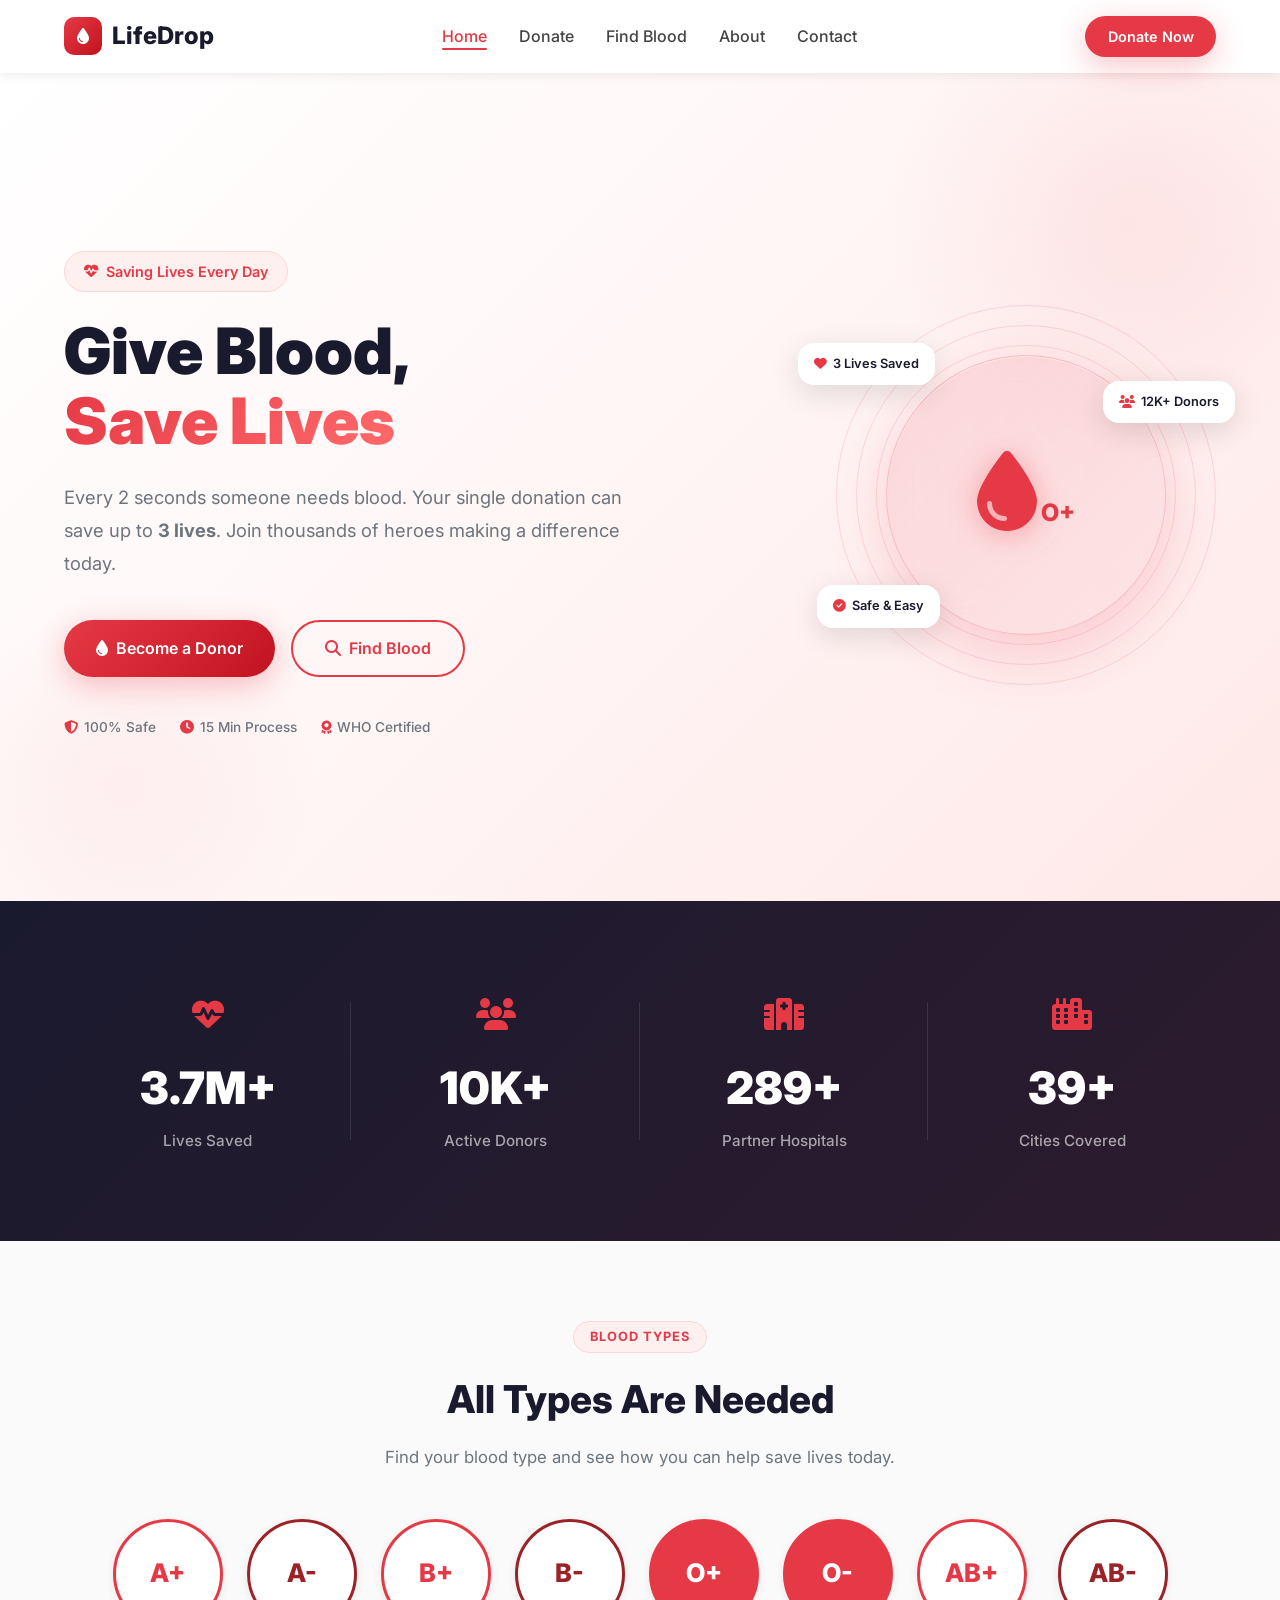
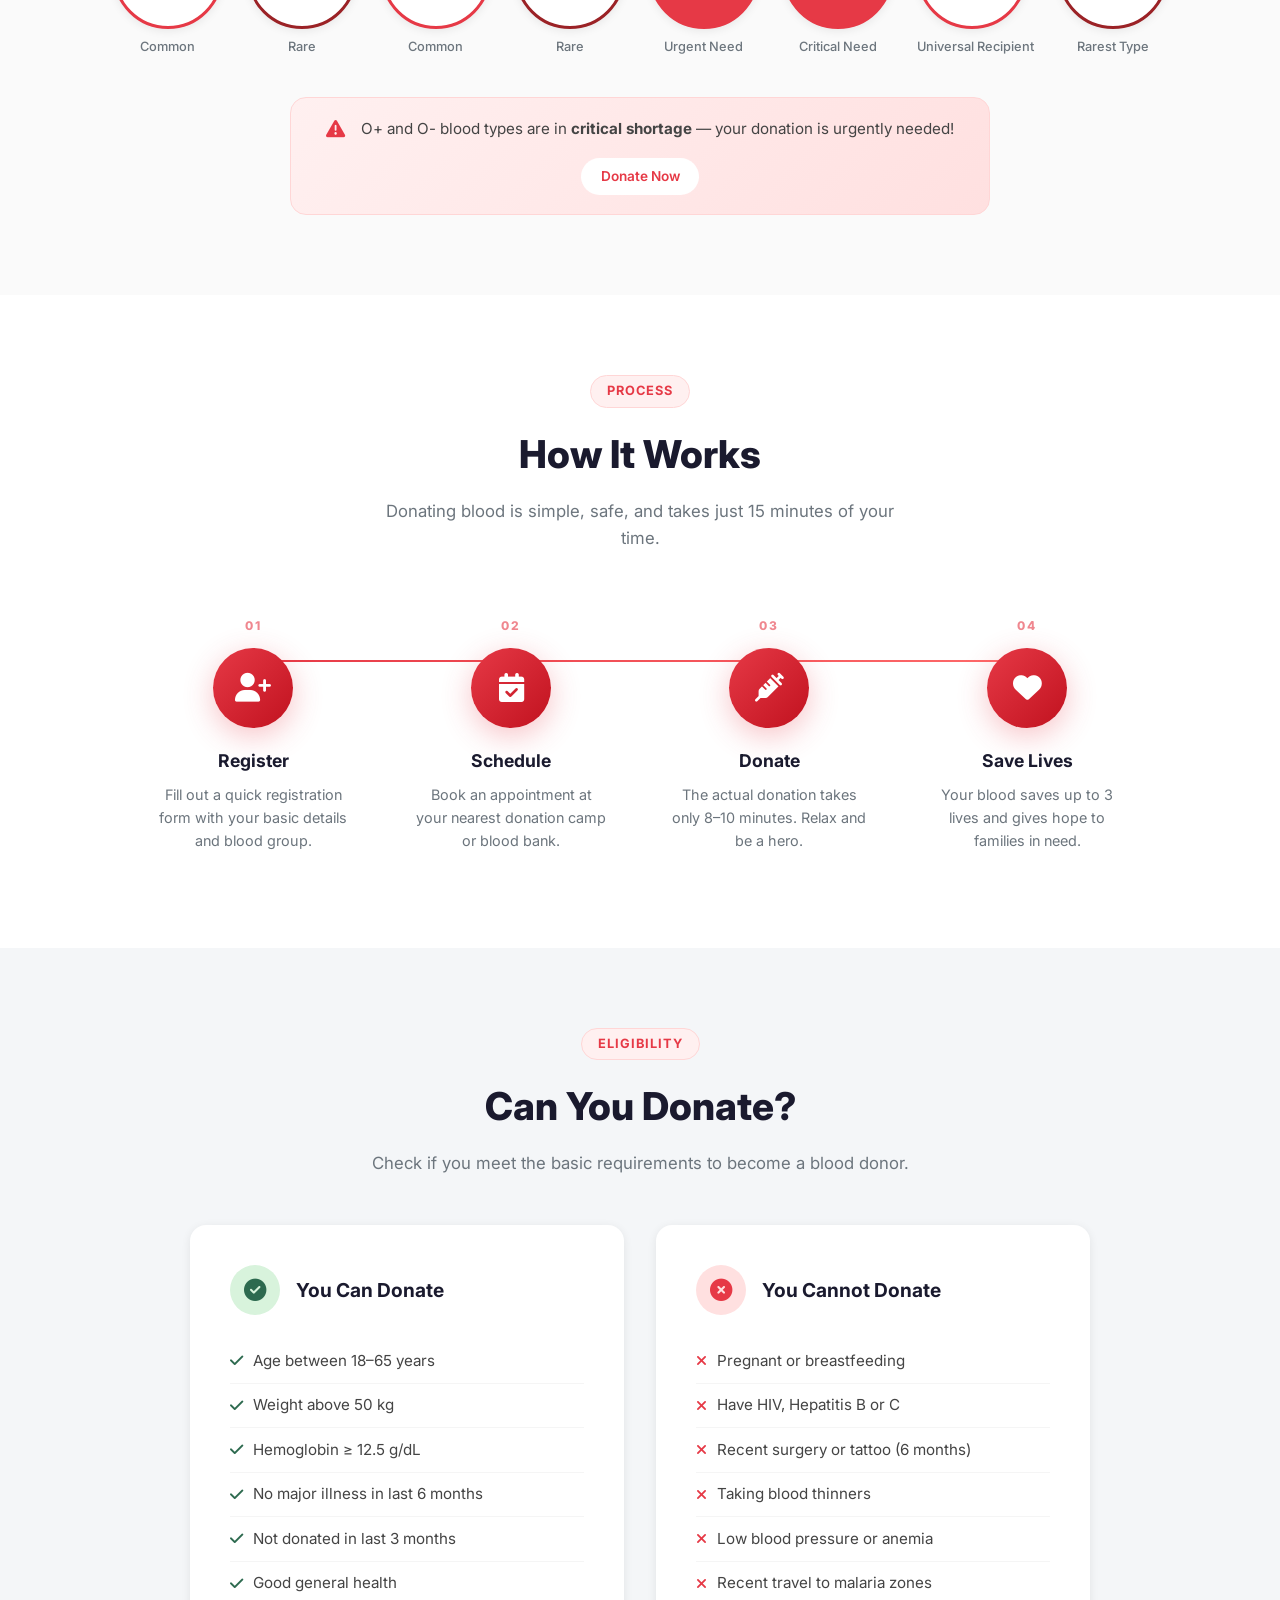
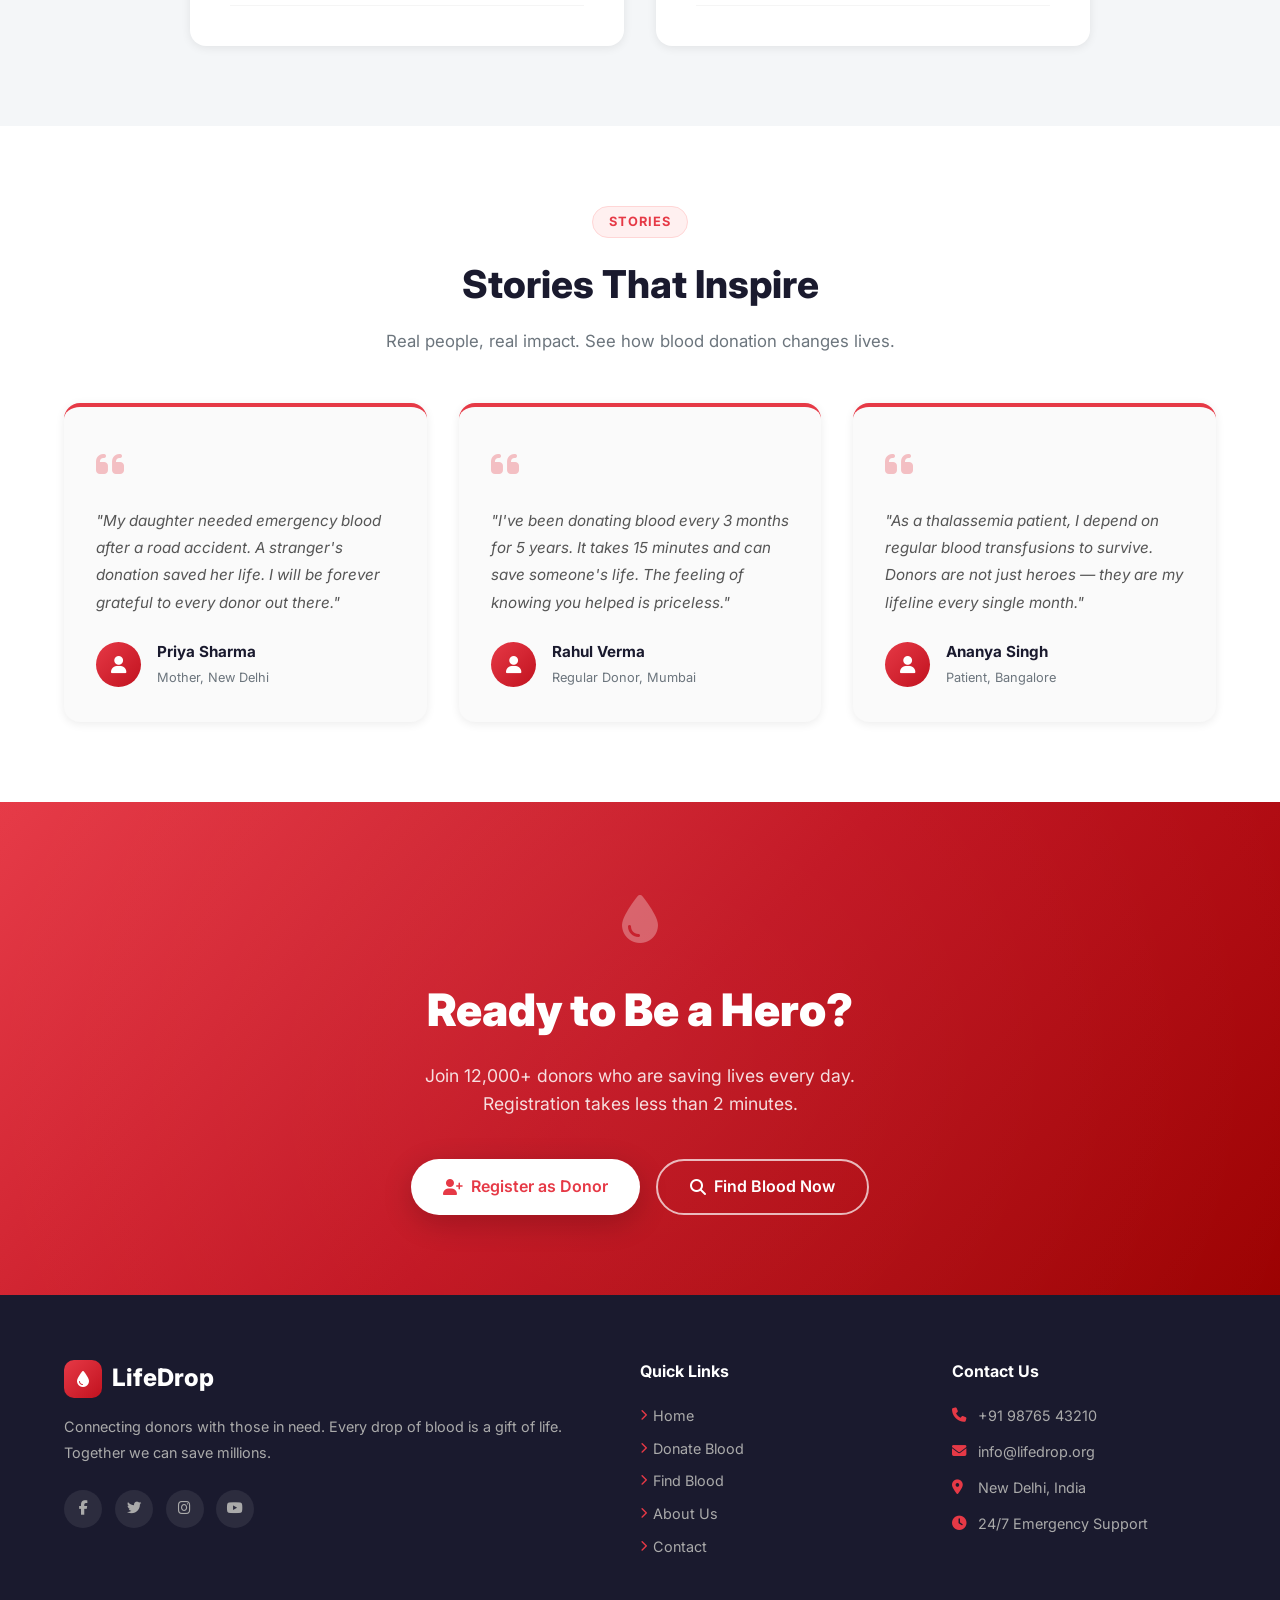
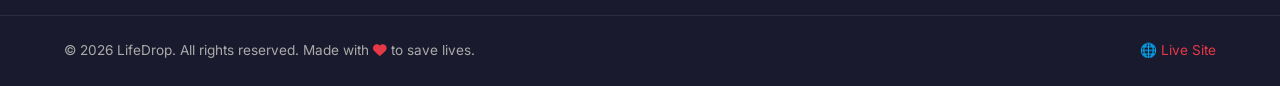
<file: index.html>
<!DOCTYPE html>
<html lang="en">
<head>
  <meta charset="UTF-8" />
  <meta name="viewport" content="width=device-width, initial-scale=1.0"/>
  <title>LifeDrop - Give Blood, Save Lives</title>
  <link rel="stylesheet" href="css/style.css" />
  <link rel="stylesheet" href="https://cdnjs.cloudflare.com/ajax/libs/font-awesome/6.5.0/css/all.min.css"/>
  <link href="https://fonts.googleapis.com/css2?family=Inter:wght@300;400;500;600;700;800;900&display=swap" rel="stylesheet"/>
</head>
<body>

  <!-- Navbar -->
  <nav class="navbar" id="navbar">
    <div class="logo">
      <div class="logo-icon"><i class="fa-solid fa-droplet"></i></div>
      <span>LifeDrop</span>
    </div>
    <ul class="nav-links" id="navLinks">
      <li><a href="index.html" class="active">Home</a></li>
      <li><a href="donate.html">Donate</a></li>
      <li><a href="find-blood.html">Find Blood</a></li>
      <li><a href="about.html">About</a></li>
      <li><a href="contact.html">Contact</a></li>
    </ul>
    <a href="donate.html" class="btn-nav ripple">Donate Now</a>
    <div class="hamburger" onclick="toggleMenu()" id="hamburger">
      <span></span><span></span><span></span>
    </div>
  </nav>

  <!-- Hero Section -->
  <section class="hero">
    <div class="hero-content" data-aos="fade-right">
      <div class="hero-badge"><i class="fa-solid fa-heart-pulse"></i> Saving Lives Every Day</div>
      <h1>Give Blood,<br/><span class="gradient-text">Save Lives</span></h1>
      <p>Every 2 seconds someone needs blood. Your single donation can save up to <strong>3 lives</strong>. Join thousands of heroes making a difference today.</p>
      <div class="hero-buttons">
        <a href="donate.html" class="btn-primary ripple">
          <i class="fa-solid fa-droplet"></i> Become a Donor
        </a>
        <a href="find-blood.html" class="btn-outline ripple">
          <i class="fa-solid fa-magnifying-glass"></i> Find Blood
        </a>
      </div>
      <div class="hero-trust">
        <div class="trust-item"><i class="fa-solid fa-shield-halved"></i> 100% Safe</div>
        <div class="trust-item"><i class="fa-solid fa-clock"></i> 15 Min Process</div>
        <div class="trust-item"><i class="fa-solid fa-award"></i> WHO Certified</div>
      </div>
    </div>
    <div class="hero-visual" data-aos="fade-left">
      <div class="glass-drop-wrapper">
        <div class="glass-drop">
          <div class="drop-inner">
            <i class="fa-solid fa-droplet drop-icon"></i>
            <span class="drop-text">O+</span>
          </div>
          <div class="drop-ring ring1"></div>
          <div class="drop-ring ring2"></div>
          <div class="drop-ring ring3"></div>
        </div>
        <div class="floating-badge badge1"><i class="fa-solid fa-heart"></i> 3 Lives Saved</div>
        <div class="floating-badge badge2"><i class="fa-solid fa-check-circle"></i> Safe & Easy</div>
        <div class="floating-badge badge3"><i class="fa-solid fa-users"></i> 12K+ Donors</div>
      </div>
    </div>
  </section>

  <!-- Live Counter Section -->
  <section class="counters">
    <div class="counter-card" data-aos="fade-up" data-aos-delay="0">
      <div class="counter-icon"><i class="fa-solid fa-heart-pulse"></i></div>
      <h2 class="count-up" data-target="4500000">0</h2>
      <p>Lives Saved</p>
    </div>
    <div class="counter-card" data-aos="fade-up" data-aos-delay="100">
      <div class="counter-icon"><i class="fa-solid fa-users"></i></div>
      <h2 class="count-up" data-target="12000">0</h2>
      <p>Active Donors</p>
    </div>
    <div class="counter-card" data-aos="fade-up" data-aos-delay="200">
      <div class="counter-icon"><i class="fa-solid fa-hospital"></i></div>
      <h2 class="count-up" data-target="350">0</h2>
      <p>Partner Hospitals</p>
    </div>
    <div class="counter-card" data-aos="fade-up" data-aos-delay="300">
      <div class="counter-icon"><i class="fa-solid fa-city"></i></div>
      <h2 class="count-up" data-target="48">0</h2>
      <p>Cities Covered</p>
    </div>
  </section>

  <!-- Blood Types Section -->
  <section class="blood-types">
    <div class="section-header" data-aos="fade-up">
      <span class="section-tag">Blood Types</span>
      <h2>All Types Are Needed</h2>
      <p>Find your blood type and see how you can help save lives today.</p>
    </div>
    <div class="blood-grid">
      <div class="blood-card" data-aos="zoom-in" data-aos-delay="0">
        <div class="blood-circle">A+</div>
        <p>Common</p>
      </div>
      <div class="blood-card" data-aos="zoom-in" data-aos-delay="50">
        <div class="blood-circle rare">A-</div>
        <p>Rare</p>
      </div>
      <div class="blood-card" data-aos="zoom-in" data-aos-delay="100">
        <div class="blood-circle">B+</div>
        <p>Common</p>
      </div>
      <div class="blood-card" data-aos="zoom-in" data-aos-delay="150">
        <div class="blood-circle rare">B-</div>
        <p>Rare</p>
      </div>
      <div class="blood-card urgent" data-aos="zoom-in" data-aos-delay="200">
        <div class="blood-circle urgent-circle">O+</div>
        <p>Urgent Need</p>
      </div>
      <div class="blood-card urgent" data-aos="zoom-in" data-aos-delay="250">
        <div class="blood-circle urgent-circle">O-</div>
        <p>Critical Need</p>
      </div>
      <div class="blood-card" data-aos="zoom-in" data-aos-delay="300">
        <div class="blood-circle">AB+</div>
        <p>Universal Recipient</p>
      </div>
      <div class="blood-card" data-aos="zoom-in" data-aos-delay="350">
        <div class="blood-circle rare">AB-</div>
        <p>Rarest Type</p>
      </div>
    </div>
    <div class="urgent-banner" data-aos="fade-up">
      <i class="fa-solid fa-triangle-exclamation"></i>
      <span>O+ and O- blood types are in <strong>critical shortage</strong> — your donation is urgently needed!</span>
      <a href="donate.html" class="btn-sm ripple">Donate Now</a>
    </div>
  </section>

  <!-- How It Works -->
  <section class="how-it-works">
    <div class="section-header" data-aos="fade-up">
      <span class="section-tag">Process</span>
      <h2>How It Works</h2>
      <p>Donating blood is simple, safe, and takes just 15 minutes of your time.</p>
    </div>
    <div class="steps-container">
      <div class="step-line"></div>
      <div class="steps">
        <div class="step" data-aos="fade-up" data-aos-delay="0">
          <div class="step-num">01</div>
          <div class="step-icon"><i class="fa-solid fa-user-plus"></i></div>
          <h3>Register</h3>
          <p>Fill out a quick registration form with your basic details and blood group.</p>
        </div>
        <div class="step" data-aos="fade-up" data-aos-delay="150">
          <div class="step-num">02</div>
          <div class="step-icon"><i class="fa-solid fa-calendar-check"></i></div>
          <h3>Schedule</h3>
          <p>Book an appointment at your nearest donation camp or blood bank.</p>
        </div>
        <div class="step" data-aos="fade-up" data-aos-delay="300">
          <div class="step-num">03</div>
          <div class="step-icon"><i class="fa-solid fa-syringe"></i></div>
          <h3>Donate</h3>
          <p>The actual donation takes only 8–10 minutes. Relax and be a hero.</p>
        </div>
        <div class="step" data-aos="fade-up" data-aos-delay="450">
          <div class="step-num">04</div>
          <div class="step-icon"><i class="fa-solid fa-heart"></i></div>
          <h3>Save Lives</h3>
          <p>Your blood saves up to 3 lives and gives hope to families in need.</p>
        </div>
      </div>
    </div>
  </section>

  <!-- Eligibility Checker -->
  <section class="eligibility">
    <div class="section-header" data-aos="fade-up">
      <span class="section-tag">Eligibility</span>
      <h2>Can You Donate?</h2>
      <p>Check if you meet the basic requirements to become a blood donor.</p>
    </div>
    <div class="eligibility-grid">
      <div class="elig-card can" data-aos="fade-right">
        <div class="elig-header">
          <div class="elig-icon can-icon"><i class="fa-solid fa-circle-check"></i></div>
          <h3>You Can Donate</h3>
        </div>
        <ul>
          <li><i class="fa-solid fa-check"></i> Age between 18–65 years</li>
          <li><i class="fa-solid fa-check"></i> Weight above 50 kg</li>
          <li><i class="fa-solid fa-check"></i> Hemoglobin ≥ 12.5 g/dL</li>
          <li><i class="fa-solid fa-check"></i> No major illness in last 6 months</li>
          <li><i class="fa-solid fa-check"></i> Not donated in last 3 months</li>
          <li><i class="fa-solid fa-check"></i> Good general health</li>
        </ul>
      </div>
      <div class="elig-card cannot" data-aos="fade-left">
        <div class="elig-header">
          <div class="elig-icon cannot-icon"><i class="fa-solid fa-circle-xmark"></i></div>
          <h3>You Cannot Donate</h3>
        </div>
        <ul>
          <li><i class="fa-solid fa-xmark"></i> Pregnant or breastfeeding</li>
          <li><i class="fa-solid fa-xmark"></i> Have HIV, Hepatitis B or C</li>
          <li><i class="fa-solid fa-xmark"></i> Recent surgery or tattoo (6 months)</li>
          <li><i class="fa-solid fa-xmark"></i> Taking blood thinners</li>
          <li><i class="fa-solid fa-xmark"></i> Low blood pressure or anemia</li>
          <li><i class="fa-solid fa-xmark"></i> Recent travel to malaria zones</li>
        </ul>
      </div>
    </div>
  </section>

  <!-- Testimonials -->
  <section class="testimonials">
    <div class="section-header" data-aos="fade-up">
      <span class="section-tag">Stories</span>
      <h2>Stories That Inspire</h2>
      <p>Real people, real impact. See how blood donation changes lives.</p>
    </div>
    <div class="testimonial-track" data-aos="fade-up">
      <div class="testimonial-card">
        <div class="quote-icon"><i class="fa-solid fa-quote-left"></i></div>
        <p>"My daughter needed emergency blood after a road accident. A stranger's donation saved her life. I will be forever grateful to every donor out there."</p>
        <div class="testimonial-author">
          <div class="author-avatar"><i class="fa-solid fa-user"></i></div>
          <div>
            <h4>Priya Sharma</h4>
            <span>Mother, New Delhi</span>
          </div>
        </div>
      </div>
      <div class="testimonial-card">
        <div class="quote-icon"><i class="fa-solid fa-quote-left"></i></div>
        <p>"I've been donating blood every 3 months for 5 years. It takes 15 minutes and can save someone's life. The feeling of knowing you helped is priceless."</p>
        <div class="testimonial-author">
          <div class="author-avatar"><i class="fa-solid fa-user"></i></div>
          <div>
            <h4>Rahul Verma</h4>
            <span>Regular Donor, Mumbai</span>
          </div>
        </div>
      </div>
      <div class="testimonial-card">
        <div class="quote-icon"><i class="fa-solid fa-quote-left"></i></div>
        <p>"As a thalassemia patient, I depend on regular blood transfusions to survive. Donors are not just heroes — they are my lifeline every single month."</p>
        <div class="testimonial-author">
          <div class="author-avatar"><i class="fa-solid fa-user"></i></div>
          <div>
            <h4>Ananya Singh</h4>
            <span>Patient, Bangalore</span>
          </div>
        </div>
      </div>
    </div>
  </section>

  <!-- CTA Section -->
  <section class="cta-section" data-aos="fade-up">
    <div class="cta-content">
      <div class="cta-icon"><i class="fa-solid fa-droplet"></i></div>
      <h2>Ready to Be a Hero?</h2>
      <p>Join 12,000+ donors who are saving lives every day. Registration takes less than 2 minutes.</p>
      <div class="cta-buttons">
        <a href="donate.html" class="btn-primary ripple">
          <i class="fa-solid fa-user-plus"></i> Register as Donor
        </a>
        <a href="find-blood.html" class="btn-outline-white ripple">
          <i class="fa-solid fa-magnifying-glass"></i> Find Blood Now
        </a>
      </div>
    </div>
  </section>

  <!-- Footer -->
  <footer class="footer">
    <div class="footer-top">
      <div class="footer-brand">
        <div class="logo">
          <div class="logo-icon"><i class="fa-solid fa-droplet"></i></div>
          <span>LifeDrop</span>
        </div>
        <p>Connecting donors with those in need. Every drop of blood is a gift of life. Together we can save millions.</p>
        <div class="social-links">
          <a href="#" aria-label="Facebook"><i class="fa-brands fa-facebook-f"></i></a>
          <a href="#" aria-label="Twitter"><i class="fa-brands fa-twitter"></i></a>
          <a href="#" aria-label="Instagram"><i class="fa-brands fa-instagram"></i></a>
          <a href="#" aria-label="YouTube"><i class="fa-brands fa-youtube"></i></a>
        </div>
      </div>
      <div class="footer-links">
        <h4>Quick Links</h4>
        <ul>
          <li><a href="index.html"><i class="fa-solid fa-chevron-right"></i> Home</a></li>
          <li><a href="donate.html"><i class="fa-solid fa-chevron-right"></i> Donate Blood</a></li>
          <li><a href="find-blood.html"><i class="fa-solid fa-chevron-right"></i> Find Blood</a></li>
          <li><a href="about.html"><i class="fa-solid fa-chevron-right"></i> About Us</a></li>
          <li><a href="contact.html"><i class="fa-solid fa-chevron-right"></i> Contact</a></li>
        </ul>
      </div>
      <div class="footer-contact">
        <h4>Contact Us</h4>
        <div class="contact-item"><i class="fa-solid fa-phone"></i><span>+91 98765 43210</span></div>
        <div class="contact-item"><i class="fa-solid fa-envelope"></i><span>info@lifedrop.org</span></div>
        <div class="contact-item"><i class="fa-solid fa-location-dot"></i><span>New Delhi, India</span></div>
        <div class="contact-item"><i class="fa-solid fa-clock"></i><span>24/7 Emergency Support</span></div>
      </div>
    </div>
    <div class="footer-bottom">
      <p>&copy; 2026 LifeDrop. All rights reserved. Made with <i class="fa-solid fa-heart"></i> to save lives.</p>
      <p><a href="https://riyaraghuwanshi1807-ai.github.io/microproject-1/" target="_blank">🌐 Live Site</a></p>
    </div>
  </footer>

  <script src="js/main.js"></script>
</body>
</html>
</file>
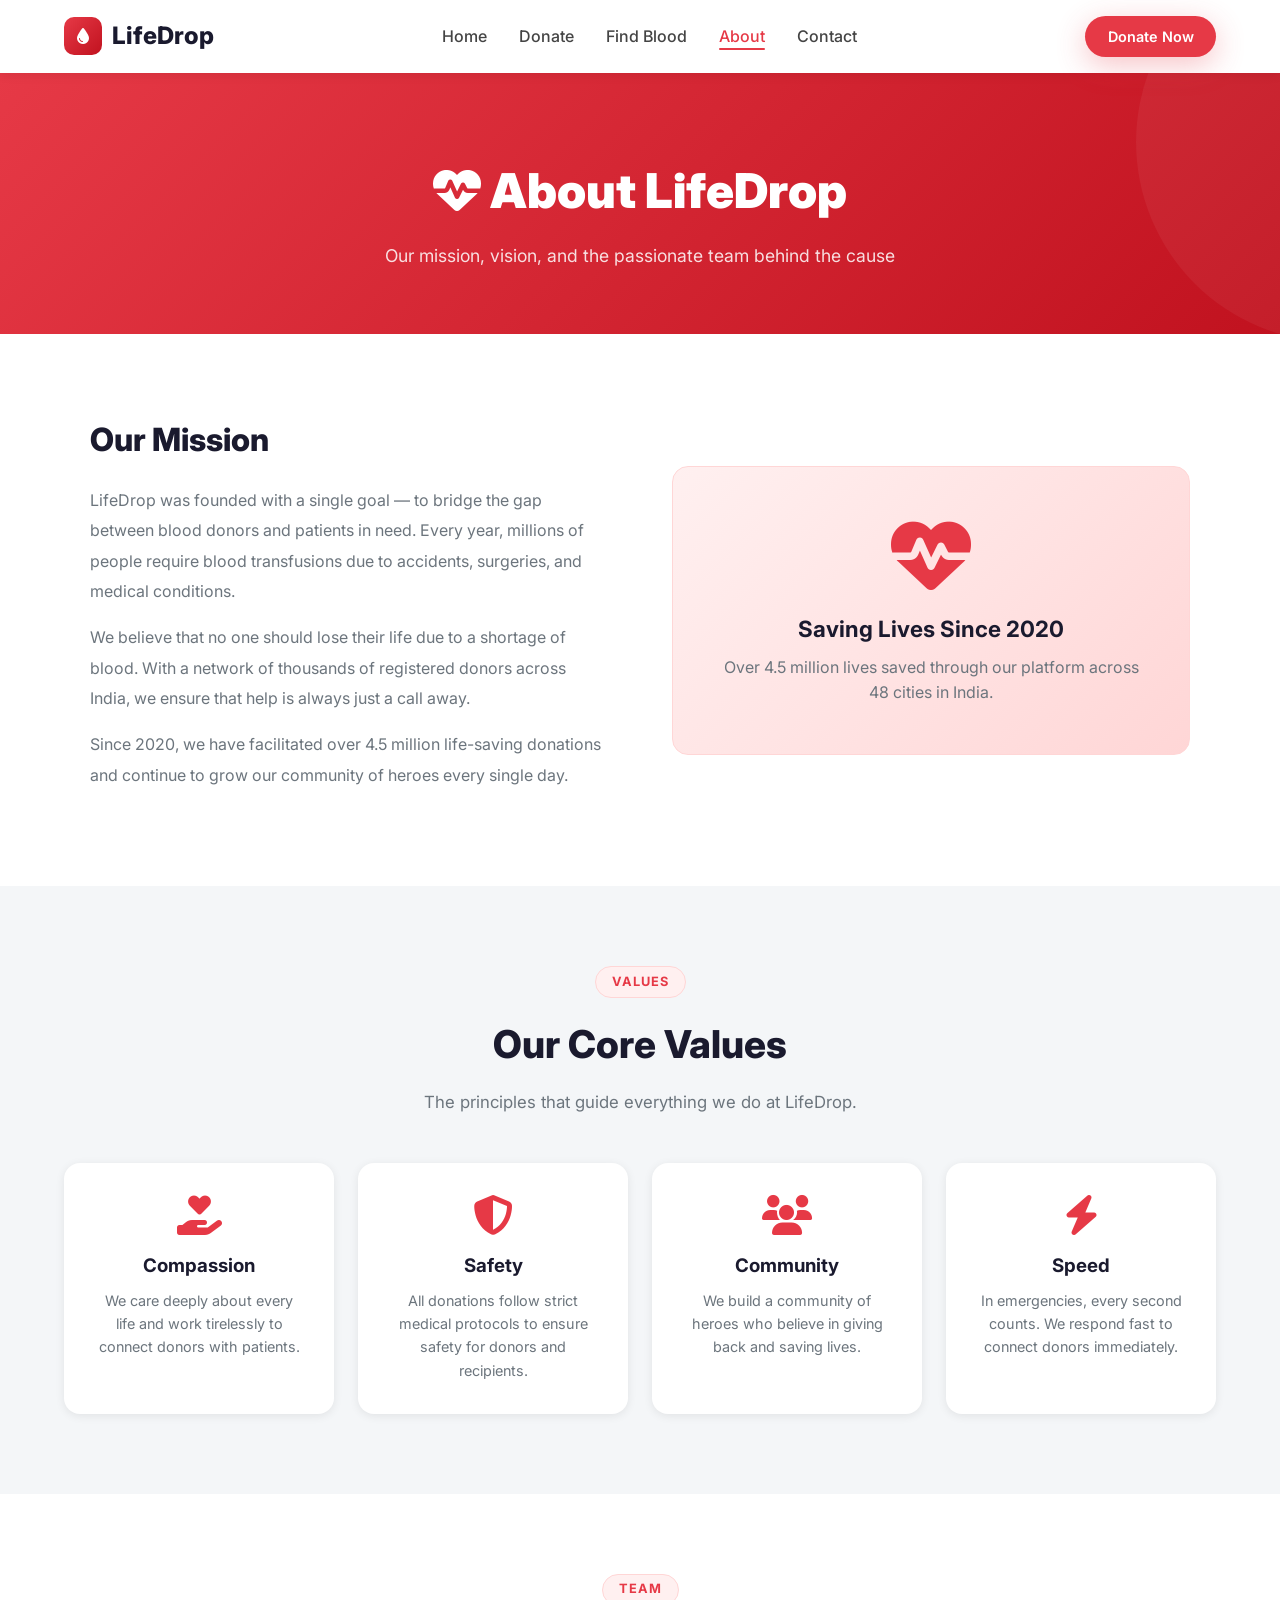
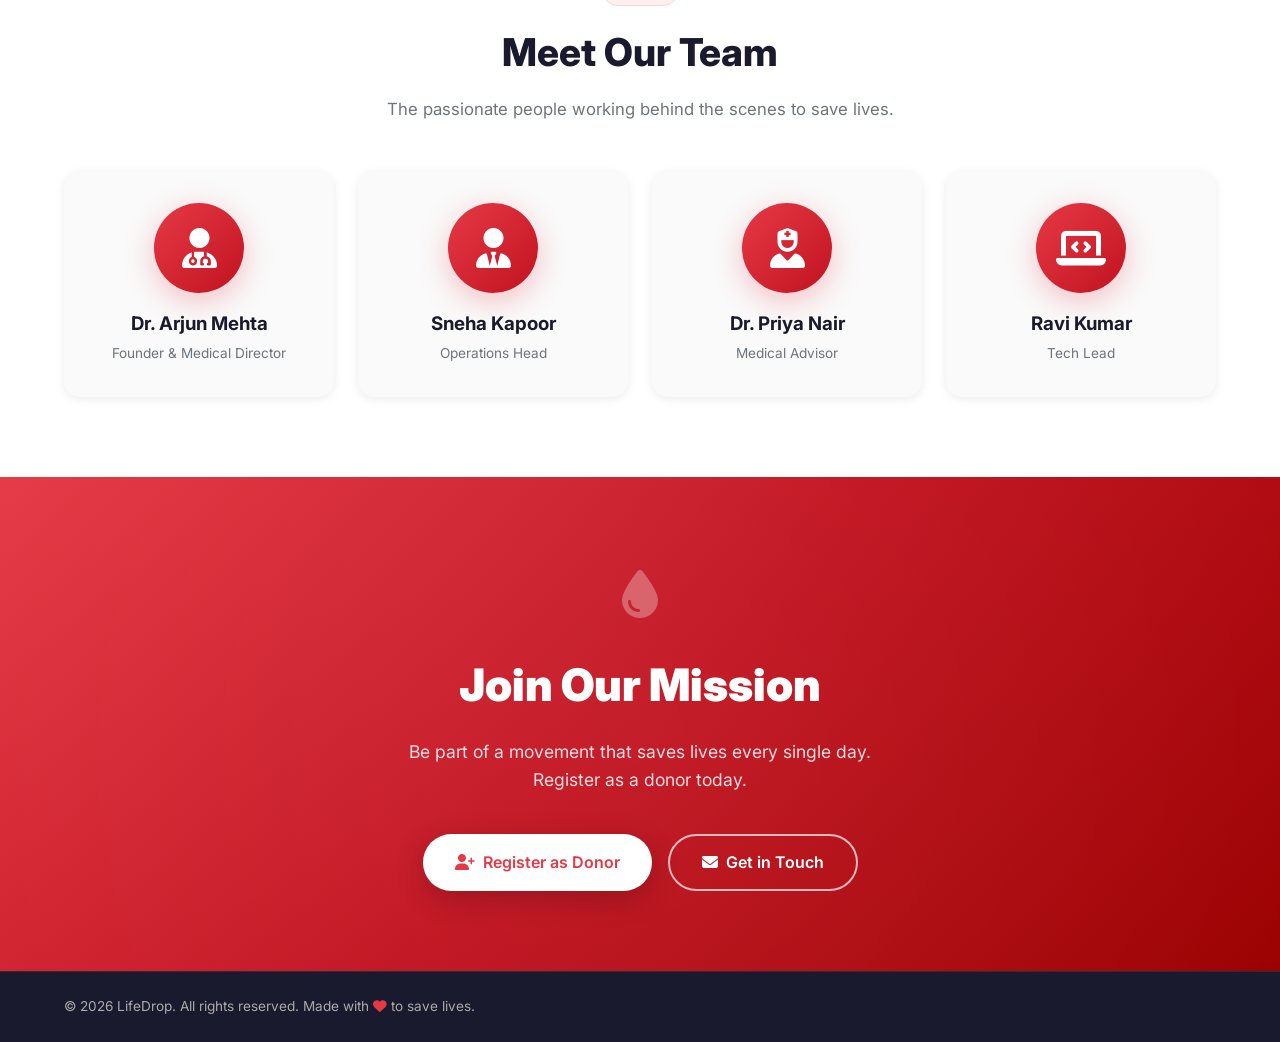
<file: about.html>
<!DOCTYPE html>
<html lang="en">
<head>
  <meta charset="UTF-8"/>
  <meta name="viewport" content="width=device-width, initial-scale=1.0"/>
  <title>About Us - LifeDrop</title>
  <link rel="stylesheet" href="css/style.css"/>
  <link rel="stylesheet" href="https://cdnjs.cloudflare.com/ajax/libs/font-awesome/6.5.0/css/all.min.css"/>
  <link href="https://fonts.googleapis.com/css2?family=Inter:wght@300;400;500;600;700;800;900&display=swap" rel="stylesheet"/>
</head>
<body>
  <nav class="navbar" id="navbar">
    <div class="logo"><div class="logo-icon"><i class="fa-solid fa-droplet"></i></div><span>LifeDrop</span></div>
    <ul class="nav-links" id="navLinks">
      <li><a href="index.html">Home</a></li>
      <li><a href="donate.html">Donate</a></li>
      <li><a href="find-blood.html">Find Blood</a></li>
      <li><a href="about.html" class="active">About</a></li>
      <li><a href="contact.html">Contact</a></li>
    </ul>
    <a href="donate.html" class="btn-nav ripple">Donate Now</a>
    <div class="hamburger" onclick="toggleMenu()" id="hamburger"><span></span><span></span><span></span></div>
  </nav>

  <section class="page-header">
    <h1><i class="fa-solid fa-heart-pulse"></i> About LifeDrop</h1>
    <p>Our mission, vision, and the passionate team behind the cause</p>
  </section>

  <section class="about-section">
    <div class="about-grid">
      <div class="about-text" data-aos="fade-right">
        <h2>Our Mission</h2>
        <p>LifeDrop was founded with a single goal — to bridge the gap between blood donors and patients in need. Every year, millions of people require blood transfusions due to accidents, surgeries, and medical conditions.</p>
        <p>We believe that no one should lose their life due to a shortage of blood. With a network of thousands of registered donors across India, we ensure that help is always just a call away.</p>
        <p>Since 2020, we have facilitated over 4.5 million life-saving donations and continue to grow our community of heroes every single day.</p>
      </div>
      <div class="about-image-box" data-aos="fade-left">
        <i class="fa-solid fa-heart-pulse about-icon"></i>
        <h3>Saving Lives Since 2020</h3>
        <p>Over 4.5 million lives saved through our platform across 48 cities in India.</p>
      </div>
    </div>
  </section>

  <section class="values-section">
    <div class="section-header" data-aos="fade-up">
      <span class="section-tag">Values</span>
      <h2>Our Core Values</h2>
      <p>The principles that guide everything we do at LifeDrop.</p>
    </div>
    <div class="values-grid">
      <div class="value-card" data-aos="fade-up" data-aos-delay="0">
        <i class="fa-solid fa-hand-holding-heart"></i>
        <h3>Compassion</h3>
        <p>We care deeply about every life and work tirelessly to connect donors with patients.</p>
      </div>
      <div class="value-card" data-aos="fade-up" data-aos-delay="100">
        <i class="fa-solid fa-shield-halved"></i>
        <h3>Safety</h3>
        <p>All donations follow strict medical protocols to ensure safety for donors and recipients.</p>
      </div>
      <div class="value-card" data-aos="fade-up" data-aos-delay="200">
        <i class="fa-solid fa-users"></i>
        <h3>Community</h3>
        <p>We build a community of heroes who believe in giving back and saving lives.</p>
      </div>
      <div class="value-card" data-aos="fade-up" data-aos-delay="300">
        <i class="fa-solid fa-bolt"></i>
        <h3>Speed</h3>
        <p>In emergencies, every second counts. We respond fast to connect donors immediately.</p>
      </div>
    </div>
  </section>

  <section class="team-section">
    <div class="section-header" data-aos="fade-up">
      <span class="section-tag">Team</span>
      <h2>Meet Our Team</h2>
      <p>The passionate people working behind the scenes to save lives.</p>
    </div>
    <div class="team-grid">
      <div class="team-card" data-aos="fade-up" data-aos-delay="0">
        <div class="team-avatar"><i class="fa-solid fa-user-doctor"></i></div>
        <h3>Dr. Arjun Mehta</h3>
        <p>Founder & Medical Director</p>
      </div>
      <div class="team-card" data-aos="fade-up" data-aos-delay="100">
        <div class="team-avatar"><i class="fa-solid fa-user-tie"></i></div>
        <h3>Sneha Kapoor</h3>
        <p>Operations Head</p>
      </div>
      <div class="team-card" data-aos="fade-up" data-aos-delay="200">
        <div class="team-avatar"><i class="fa-solid fa-user-nurse"></i></div>
        <h3>Dr. Priya Nair</h3>
        <p>Medical Advisor</p>
      </div>
      <div class="team-card" data-aos="fade-up" data-aos-delay="300">
        <div class="team-avatar"><i class="fa-solid fa-laptop-code"></i></div>
        <h3>Ravi Kumar</h3>
        <p>Tech Lead</p>
      </div>
    </div>
  </section>

  <section class="cta-section" data-aos="fade-up">
    <div class="cta-content">
      <div class="cta-icon"><i class="fa-solid fa-droplet"></i></div>
      <h2>Join Our Mission</h2>
      <p>Be part of a movement that saves lives every single day. Register as a donor today.</p>
      <div class="cta-buttons">
        <a href="donate.html" class="btn-primary ripple"><i class="fa-solid fa-user-plus"></i> Register as Donor</a>
        <a href="contact.html" class="btn-outline-white ripple"><i class="fa-solid fa-envelope"></i> Get in Touch</a>
      </div>
    </div>
  </section>

  <footer class="footer">
    <div class="footer-bottom"><p>&copy; 2026 LifeDrop. All rights reserved. Made with <i class="fa-solid fa-heart"></i> to save lives.</p></div>
  </footer>
  <script src="js/main.js"></script>
</body>
</html>
</file>
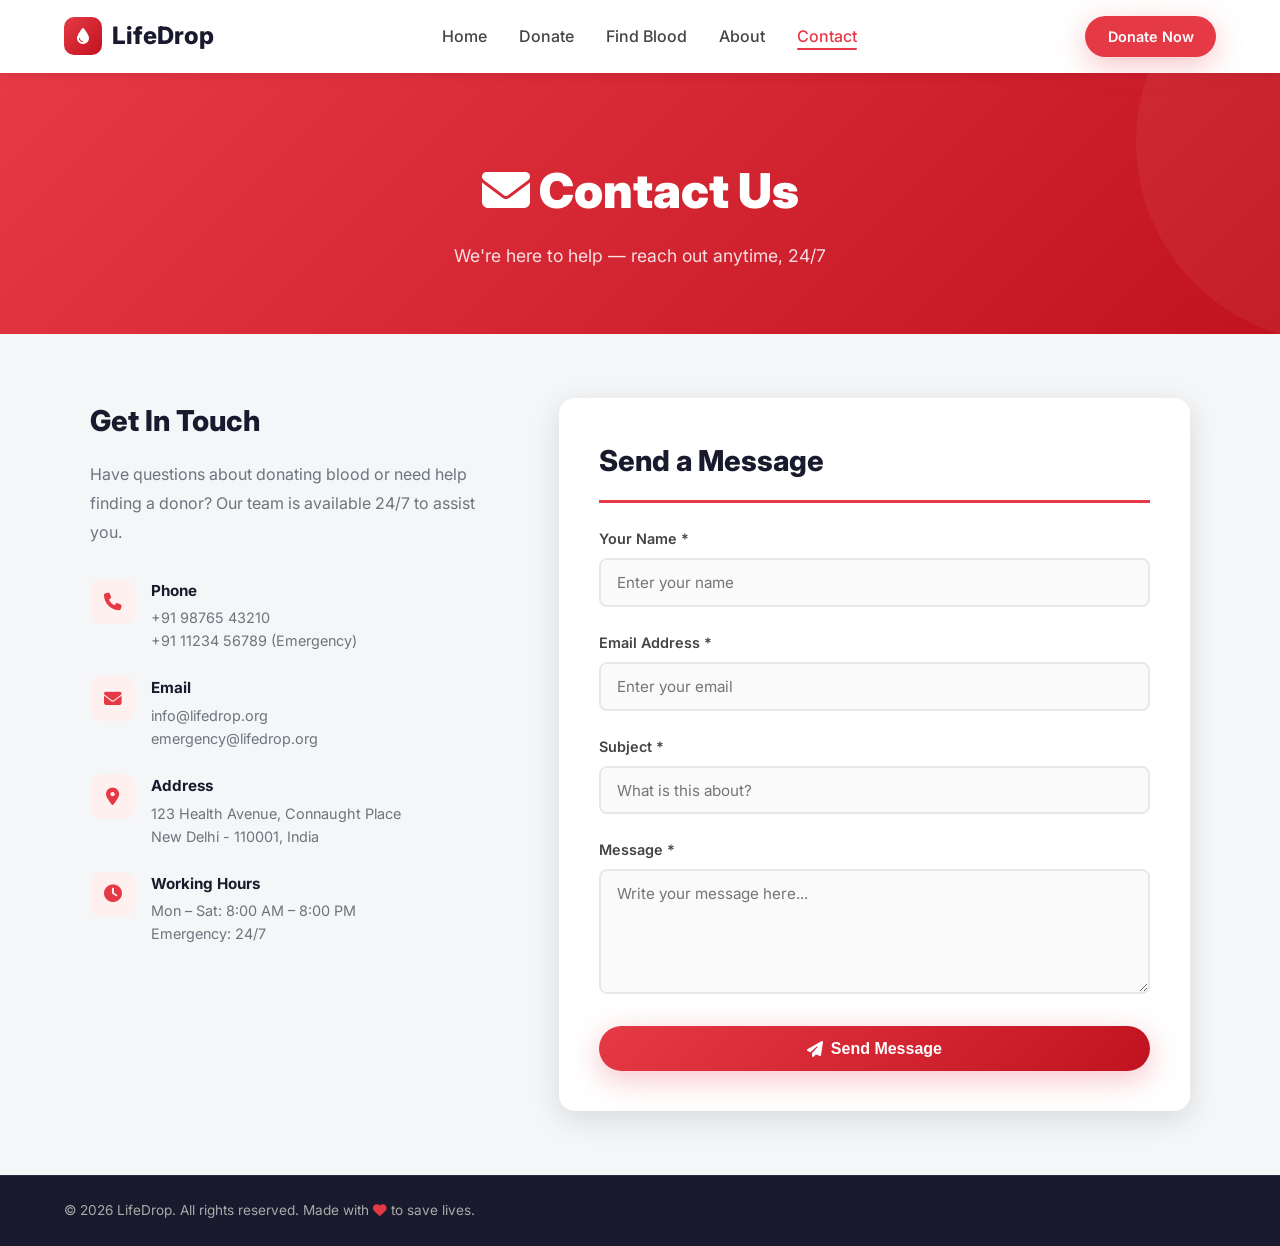
<file: contact.html>
<!DOCTYPE html>
<html lang="en">
<head>
  <meta charset="UTF-8"/>
  <meta name="viewport" content="width=device-width, initial-scale=1.0"/>
  <title>Contact Us - LifeDrop</title>
  <link rel="stylesheet" href="css/style.css"/>
  <link rel="stylesheet" href="https://cdnjs.cloudflare.com/ajax/libs/font-awesome/6.5.0/css/all.min.css"/>
  <link href="https://fonts.googleapis.com/css2?family=Inter:wght@300;400;500;600;700;800;900&display=swap" rel="stylesheet"/>
</head>
<body>
  <nav class="navbar" id="navbar">
    <div class="logo"><div class="logo-icon"><i class="fa-solid fa-droplet"></i></div><span>LifeDrop</span></div>
    <ul class="nav-links" id="navLinks">
      <li><a href="index.html">Home</a></li>
      <li><a href="donate.html">Donate</a></li>
      <li><a href="find-blood.html">Find Blood</a></li>
      <li><a href="about.html">About</a></li>
      <li><a href="contact.html" class="active">Contact</a></li>
    </ul>
    <a href="donate.html" class="btn-nav ripple">Donate Now</a>
    <div class="hamburger" onclick="toggleMenu()" id="hamburger"><span></span><span></span><span></span></div>
  </nav>

  <section class="page-header">
    <h1><i class="fa-solid fa-envelope"></i> Contact Us</h1>
    <p>We're here to help — reach out anytime, 24/7</p>
  </section>

  <section class="contact-section">
    <div class="contact-grid">
      <div class="contact-info" data-aos="fade-right">
        <h2>Get In Touch</h2>
        <p>Have questions about donating blood or need help finding a donor? Our team is available 24/7 to assist you.</p>
        <div class="info-item">
          <div class="info-icon"><i class="fa-solid fa-phone"></i></div>
          <div><h4>Phone</h4><p>+91 98765 43210</p><p>+91 11234 56789 (Emergency)</p></div>
        </div>
        <div class="info-item">
          <div class="info-icon"><i class="fa-solid fa-envelope"></i></div>
          <div><h4>Email</h4><p>info@lifedrop.org</p><p>emergency@lifedrop.org</p></div>
        </div>
        <div class="info-item">
          <div class="info-icon"><i class="fa-solid fa-location-dot"></i></div>
          <div><h4>Address</h4><p>123 Health Avenue, Connaught Place</p><p>New Delhi - 110001, India</p></div>
        </div>
        <div class="info-item">
          <div class="info-icon"><i class="fa-solid fa-clock"></i></div>
          <div><h4>Working Hours</h4><p>Mon – Sat: 8:00 AM – 8:00 PM</p><p>Emergency: 24/7</p></div>
        </div>
      </div>

      <div class="contact-form-box" data-aos="fade-left">
        <h2>Send a Message</h2>
        <form onsubmit="submitContact(event)">
          <div class="form-group"><label>Your Name *</label><input type="text" placeholder="Enter your name" required/></div>
          <div class="form-group"><label>Email Address *</label><input type="email" placeholder="Enter your email" required/></div>
          <div class="form-group"><label>Subject *</label><input type="text" placeholder="What is this about?" required/></div>
          <div class="form-group"><label>Message *</label><textarea rows="5" placeholder="Write your message here..." required></textarea></div>
          <button type="submit" class="btn-primary full-btn ripple"><i class="fa-solid fa-paper-plane"></i> Send Message</button>
        </form>
        <div id="contactSuccess" class="success-msg" style="display:none;">
          <i class="fa-solid fa-circle-check success-icon"></i>
          <h3>Message Sent!</h3>
          <p>Thank you for reaching out. We'll get back to you within 24 hours.</p>
        </div>
      </div>
    </div>
  </section>

  <footer class="footer">
    <div class="footer-bottom"><p>&copy; 2026 LifeDrop. All rights reserved. Made with <i class="fa-solid fa-heart"></i> to save lives.</p></div>
  </footer>
  <script src="js/main.js"></script>
</body>
</html>
</file>
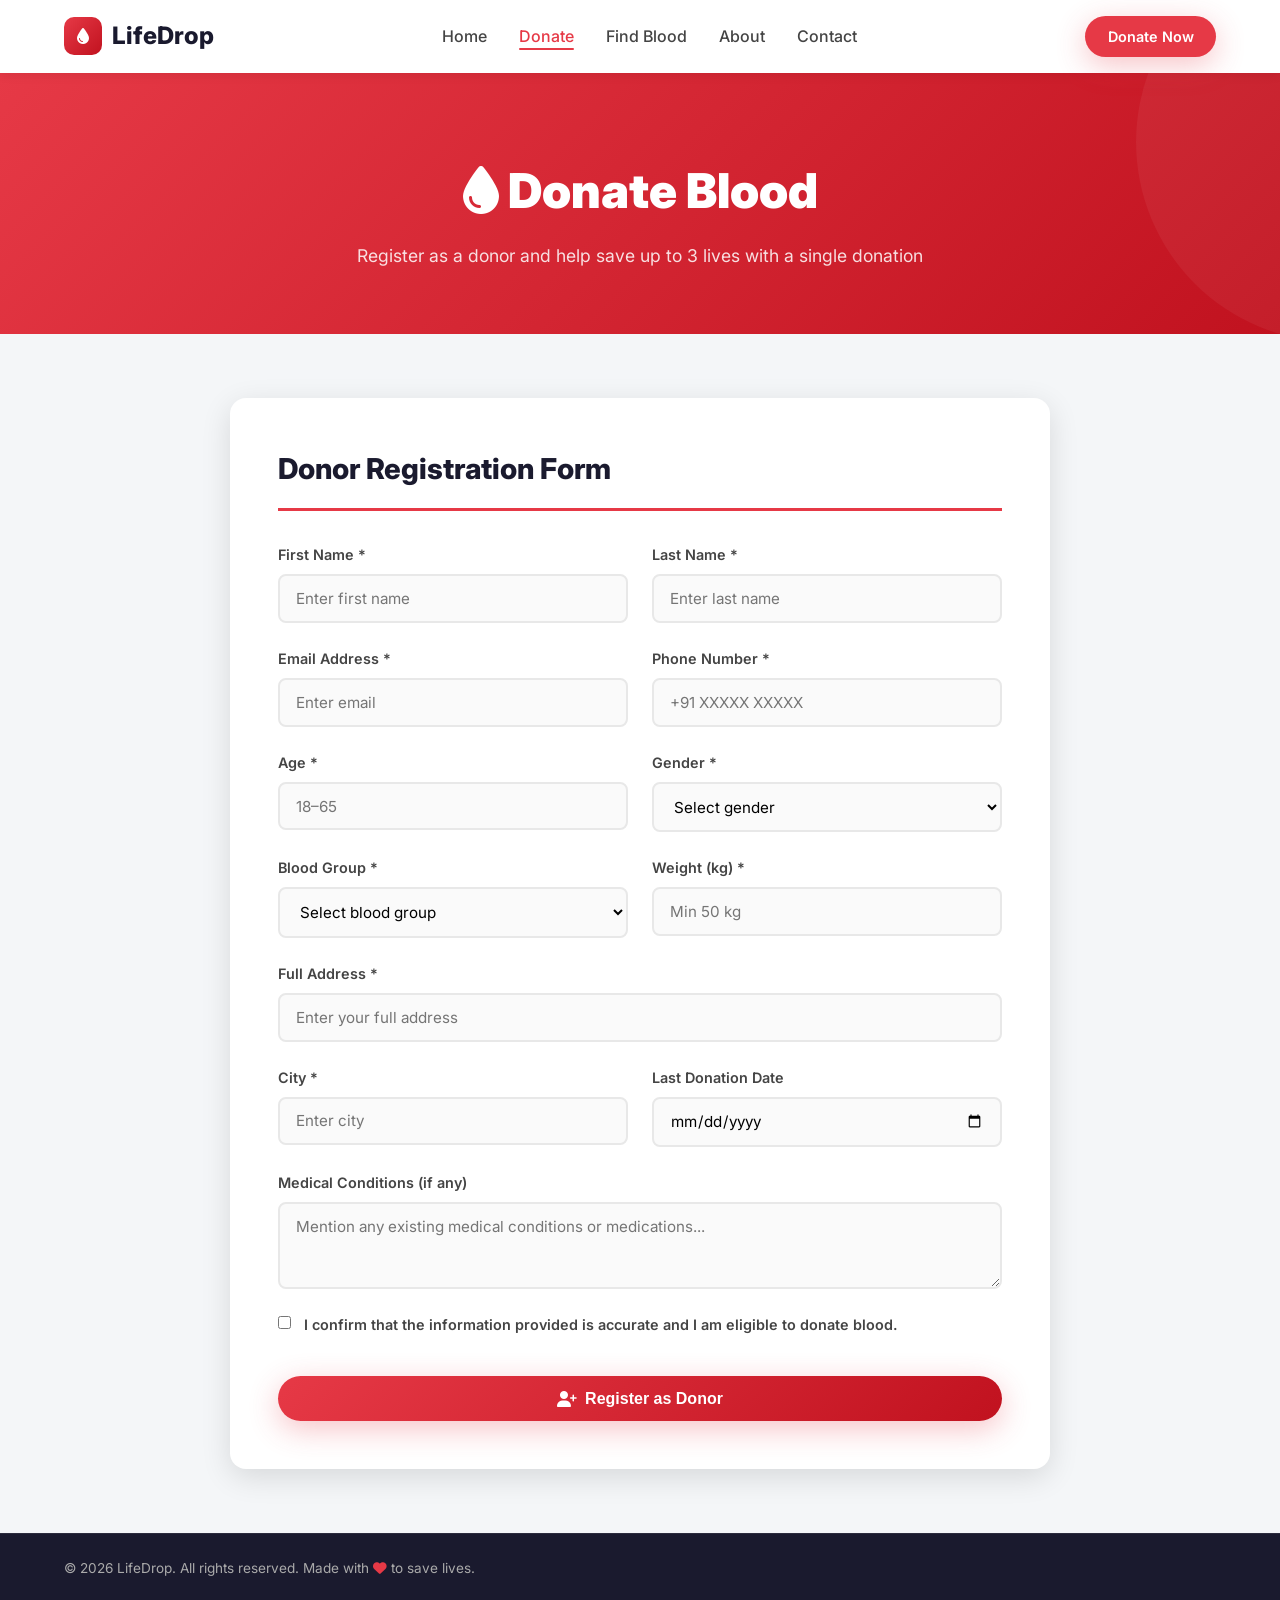
<file: donate.html>
<!DOCTYPE html>
<html lang="en">
<head>
  <meta charset="UTF-8"/>
  <meta name="viewport" content="width=device-width, initial-scale=1.0"/>
  <title>Donate Blood - LifeDrop</title>
  <link rel="stylesheet" href="css/style.css"/>
  <link rel="stylesheet" href="https://cdnjs.cloudflare.com/ajax/libs/font-awesome/6.5.0/css/all.min.css"/>
  <link href="https://fonts.googleapis.com/css2?family=Inter:wght@300;400;500;600;700;800;900&display=swap" rel="stylesheet"/>
</head>
<body>
  <nav class="navbar" id="navbar">
    <div class="logo"><div class="logo-icon"><i class="fa-solid fa-droplet"></i></div><span>LifeDrop</span></div>
    <ul class="nav-links" id="navLinks">
      <li><a href="index.html">Home</a></li>
      <li><a href="donate.html" class="active">Donate</a></li>
      <li><a href="find-blood.html">Find Blood</a></li>
      <li><a href="about.html">About</a></li>
      <li><a href="contact.html">Contact</a></li>
    </ul>
    <a href="donate.html" class="btn-nav ripple">Donate Now</a>
    <div class="hamburger" onclick="toggleMenu()" id="hamburger"><span></span><span></span><span></span></div>
  </nav>

  <section class="page-header">
    <h1><i class="fa-solid fa-droplet"></i> Donate Blood</h1>
    <p>Register as a donor and help save up to 3 lives with a single donation</p>
  </section>

  <section class="form-section">
    <div class="form-container" data-aos="fade-up">
      <form id="donateForm" onsubmit="submitDonation(event)">
        <h2>Donor Registration Form</h2>
        <div class="form-row">
          <div class="form-group"><label>First Name *</label><input type="text" placeholder="Enter first name" required/></div>
          <div class="form-group"><label>Last Name *</label><input type="text" placeholder="Enter last name" required/></div>
        </div>
        <div class="form-row">
          <div class="form-group"><label>Email Address *</label><input type="email" placeholder="Enter email" required/></div>
          <div class="form-group"><label>Phone Number *</label><input type="tel" placeholder="+91 XXXXX XXXXX" required/></div>
        </div>
        <div class="form-row">
          <div class="form-group"><label>Age *</label><input type="number" placeholder="18–65" min="18" max="65" required/></div>
          <div class="form-group"><label>Gender *</label>
            <select required><option value="">Select gender</option><option>Male</option><option>Female</option><option>Other</option></select>
          </div>
        </div>
        <div class="form-row">
          <div class="form-group"><label>Blood Group *</label>
            <select required><option value="">Select blood group</option><option>A+</option><option>A-</option><option>B+</option><option>B-</option><option>O+</option><option>O-</option><option>AB+</option><option>AB-</option></select>
          </div>
          <div class="form-group"><label>Weight (kg) *</label><input type="number" placeholder="Min 50 kg" min="50" required/></div>
        </div>
        <div class="form-group"><label>Full Address *</label><input type="text" placeholder="Enter your full address" required/></div>
        <div class="form-row">
          <div class="form-group"><label>City *</label><input type="text" placeholder="Enter city" required/></div>
          <div class="form-group"><label>Last Donation Date</label><input type="date"/></div>
        </div>
        <div class="form-group"><label>Medical Conditions (if any)</label><textarea rows="3" placeholder="Mention any existing medical conditions or medications..."></textarea></div>
        <div class="form-group checkbox-group">
          <input type="checkbox" id="agree" required/>
          <label for="agree">I confirm that the information provided is accurate and I am eligible to donate blood.</label>
        </div>
        <button type="submit" class="btn-primary full-btn ripple"><i class="fa-solid fa-user-plus"></i> Register as Donor</button>
      </form>
      <div id="successMsg" class="success-msg" style="display:none;">
        <i class="fa-solid fa-circle-check success-icon"></i>
        <h3>Thank You for Registering!</h3>
        <p>You have successfully registered as a blood donor. We will contact you soon with donation details.</p>
        <a href="index.html" class="btn-primary ripple">Back to Home</a>
      </div>
    </div>
  </section>

  <footer class="footer">
    <div class="footer-bottom"><p>&copy; 2026 LifeDrop. All rights reserved. Made with <i class="fa-solid fa-heart"></i> to save lives.</p></div>
  </footer>
  <script src="js/main.js"></script>
</body>
</html>
</file>
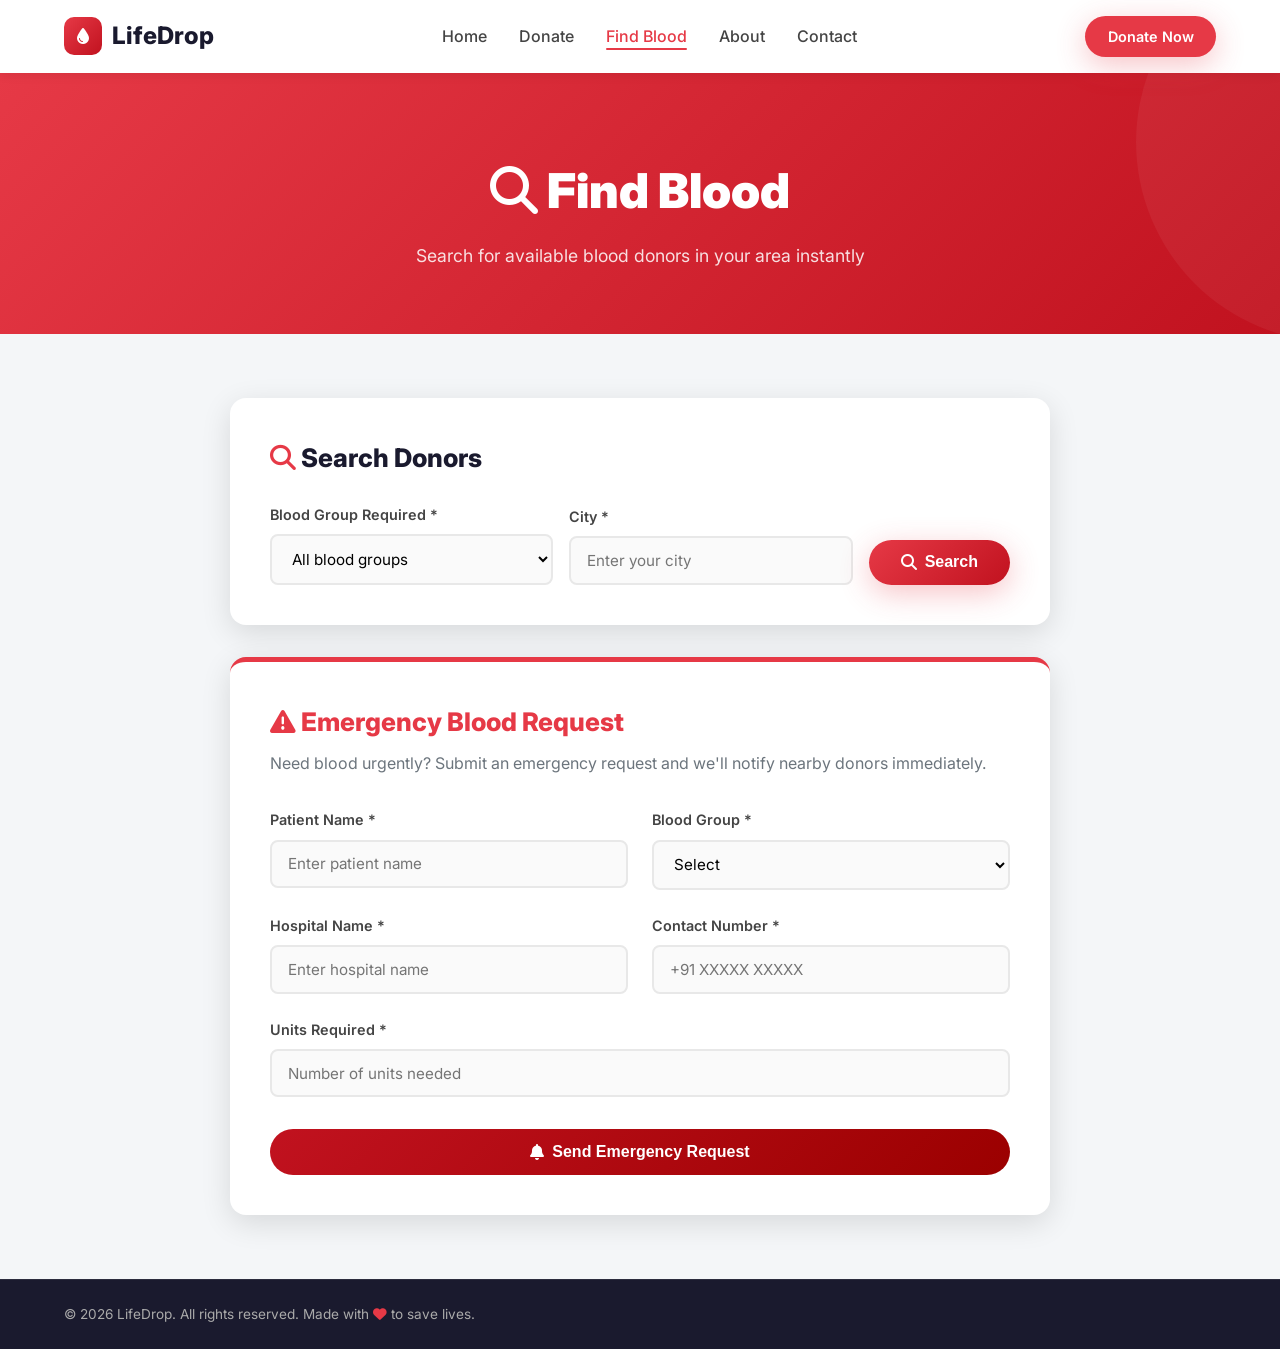
<file: find-blood.html>
<!DOCTYPE html>
<html lang="en">
<head>
  <meta charset="UTF-8"/>
  <meta name="viewport" content="width=device-width, initial-scale=1.0"/>
  <title>Find Blood - LifeDrop</title>
  <link rel="stylesheet" href="css/style.css"/>
  <link rel="stylesheet" href="https://cdnjs.cloudflare.com/ajax/libs/font-awesome/6.5.0/css/all.min.css"/>
  <link href="https://fonts.googleapis.com/css2?family=Inter:wght@300;400;500;600;700;800;900&display=swap" rel="stylesheet"/>
</head>
<body>
  <nav class="navbar" id="navbar">
    <div class="logo"><div class="logo-icon"><i class="fa-solid fa-droplet"></i></div><span>LifeDrop</span></div>
    <ul class="nav-links" id="navLinks">
      <li><a href="index.html">Home</a></li>
      <li><a href="donate.html">Donate</a></li>
      <li><a href="find-blood.html" class="active">Find Blood</a></li>
      <li><a href="about.html">About</a></li>
      <li><a href="contact.html">Contact</a></li>
    </ul>
    <a href="donate.html" class="btn-nav ripple">Donate Now</a>
    <div class="hamburger" onclick="toggleMenu()" id="hamburger"><span></span><span></span><span></span></div>
  </nav>

  <section class="page-header">
    <h1><i class="fa-solid fa-magnifying-glass"></i> Find Blood</h1>
    <p>Search for available blood donors in your area instantly</p>
  </section>

  <section class="find-section">
    <div class="search-box" data-aos="fade-up">
      <h2><i class="fa-solid fa-magnifying-glass" style="color:var(--red)"></i> Search Donors</h2>
      <div class="search-form">
        <div class="form-group">
          <label>Blood Group Required *</label>
          <select id="searchBlood">
            <option value="">All blood groups</option>
            <option>A+</option><option>A-</option><option>B+</option><option>B-</option>
            <option>O+</option><option>O-</option><option>AB+</option><option>AB-</option>
          </select>
        </div>
        <div class="form-group">
          <label>City *</label>
          <input type="text" id="searchCity" placeholder="Enter your city"/>
        </div>
        <button class="btn-primary ripple" onclick="searchDonors()">
          <i class="fa-solid fa-magnifying-glass"></i> Search
        </button>
      </div>
    </div>

    <div id="searchResults"></div>

    <div class="emergency-box" data-aos="fade-up">
      <h2><i class="fa-solid fa-triangle-exclamation"></i> Emergency Blood Request</h2>
      <p>Need blood urgently? Submit an emergency request and we'll notify nearby donors immediately.</p>
      <form onsubmit="submitEmergency(event)">
        <div class="form-row">
          <div class="form-group"><label>Patient Name *</label><input type="text" placeholder="Enter patient name" required/></div>
          <div class="form-group"><label>Blood Group *</label>
            <select required><option value="">Select</option><option>A+</option><option>A-</option><option>B+</option><option>B-</option><option>O+</option><option>O-</option><option>AB+</option><option>AB-</option></select>
          </div>
        </div>
        <div class="form-row">
          <div class="form-group"><label>Hospital Name *</label><input type="text" placeholder="Enter hospital name" required/></div>
          <div class="form-group"><label>Contact Number *</label><input type="tel" placeholder="+91 XXXXX XXXXX" required/></div>
        </div>
        <div class="form-group"><label>Units Required *</label><input type="number" placeholder="Number of units needed" min="1" required/></div>
        <button type="submit" class="btn-danger full-btn ripple"><i class="fa-solid fa-bell"></i> Send Emergency Request</button>
      </form>
      <div id="emergencySuccess" class="success-msg" style="display:none;">
        <i class="fa-solid fa-circle-check success-icon"></i>
        <h3>Emergency Request Sent!</h3>
        <p>Nearby donors have been notified. You will receive calls shortly. Stay calm.</p>
      </div>
    </div>
  </section>

  <footer class="footer">
    <div class="footer-bottom"><p>&copy; 2026 LifeDrop. All rights reserved. Made with <i class="fa-solid fa-heart"></i> to save lives.</p></div>
  </footer>
  <script src="js/main.js"></script>
</body>
</html>
</file>
<file: css/style.css>
/* ===== RESET & BASE ===== */
*, *::before, *::after { margin: 0; padding: 0; box-sizing: border-box; }

:root {
  --red: #E63946;
  --dark-red: #c1121f;
  --light-red: #ff6b6b;
  --pink-light: #fff0f0;
  --pink-mid: #ffd6d6;
  --white: #ffffff;
  --off-white: #fafafa;
  --light-gray: #f4f6f8;
  --gray: #6c757d;
  --dark-gray: #444;
  --dark: #1a1a2e;
  --shadow-sm: 0 2px 10px rgba(0,0,0,0.08);
  --shadow-md: 0 8px 30px rgba(0,0,0,0.12);
  --shadow-lg: 0 20px 60px rgba(0,0,0,0.15);
  --shadow-red: 0 8px 30px rgba(230,57,70,0.3);
  --radius: 16px;
  --radius-sm: 8px;
  --radius-full: 50px;
  --transition: all 0.3s cubic-bezier(0.4, 0, 0.2, 1);
}

html { scroll-behavior: smooth; }
body { font-family: 'Inter', 'Segoe UI', sans-serif; color: #333; line-height: 1.6; background: var(--white); overflow-x: hidden; }
a { text-decoration: none; color: inherit; }
ul { list-style: none; }
img { max-width: 100%; }

/* ===== NAVBAR ===== */
.navbar {
  display: flex; align-items: center; justify-content: space-between;
  padding: 1rem 5%; background: rgba(255,255,255,0.95);
  backdrop-filter: blur(20px); -webkit-backdrop-filter: blur(20px);
  box-shadow: var(--shadow-sm); position: sticky; top: 0; z-index: 1000;
  transition: var(--transition);
}
.navbar.scrolled { box-shadow: var(--shadow-md); padding: 0.7rem 5%; }
.logo { display: flex; align-items: center; gap: 10px; font-size: 1.5rem; font-weight: 800; color: var(--dark); }
.logo-icon { width: 38px; height: 38px; background: linear-gradient(135deg, var(--red), var(--dark-red)); border-radius: 10px; display: flex; align-items: center; justify-content: center; color: white; font-size: 1rem; }
.nav-links { display: flex; gap: 2rem; }
.nav-links a { font-weight: 500; color: var(--dark-gray); transition: var(--transition); position: relative; padding-bottom: 4px; }
.nav-links a::after { content: ''; position: absolute; bottom: 0; left: 0; width: 0; height: 2px; background: var(--red); transition: var(--transition); border-radius: 2px; }
.nav-links a:hover, .nav-links a.active { color: var(--red); }
.nav-links a:hover::after, .nav-links a.active::after { width: 100%; }
.btn-nav { background: var(--red); color: white; padding: 0.55rem 1.4rem; border-radius: var(--radius-full); font-weight: 600; font-size: 0.9rem; transition: var(--transition); box-shadow: var(--shadow-red); }
.btn-nav:hover { background: var(--dark-red); transform: translateY(-2px); box-shadow: 0 12px 35px rgba(230,57,70,0.4); }
.hamburger { display: none; flex-direction: column; gap: 5px; cursor: pointer; padding: 5px; }
.hamburger span { display: block; width: 24px; height: 2px; background: var(--dark); border-radius: 2px; transition: var(--transition); }

/* ===== BUTTONS ===== */
.btn-primary {
  display: inline-flex; align-items: center; gap: 8px;
  background: linear-gradient(135deg, var(--red), var(--dark-red));
  color: white; padding: 0.85rem 2rem; border-radius: var(--radius-full);
  font-weight: 600; font-size: 1rem; border: none; cursor: pointer;
  transition: var(--transition); box-shadow: var(--shadow-red); position: relative; overflow: hidden;
}
.btn-primary:hover { transform: translateY(-3px); box-shadow: 0 15px 40px rgba(230,57,70,0.45); }
.btn-outline {
  display: inline-flex; align-items: center; gap: 8px;
  background: transparent; color: var(--red); padding: 0.85rem 2rem;
  border-radius: var(--radius-full); font-weight: 600; font-size: 1rem;
  border: 2px solid var(--red); cursor: pointer; transition: var(--transition); position: relative; overflow: hidden;
}
.btn-outline:hover { background: var(--red); color: white; transform: translateY(-3px); box-shadow: var(--shadow-red); }
.btn-outline-white {
  display: inline-flex; align-items: center; gap: 8px;
  background: transparent; color: white; padding: 0.85rem 2rem;
  border-radius: var(--radius-full); font-weight: 600; font-size: 1rem;
  border: 2px solid rgba(255,255,255,0.7); cursor: pointer; transition: var(--transition);
}
.btn-outline-white:hover { background: white; color: var(--red); transform: translateY(-3px); }
.btn-sm { display: inline-flex; align-items: center; background: white; color: var(--red); padding: 0.5rem 1.2rem; border-radius: var(--radius-full); font-weight: 600; font-size: 0.85rem; transition: var(--transition); }
.btn-sm:hover { background: var(--dark-red); color: white; }

/* Ripple Effect */
.ripple { position: relative; overflow: hidden; }
.ripple::after { content: ''; position: absolute; border-radius: 50%; background: rgba(255,255,255,0.4); width: 0; height: 0; top: 50%; left: 50%; transform: translate(-50%, -50%); transition: width 0.5s, height 0.5s, opacity 0.5s; opacity: 0; }
.ripple:active::after { width: 200px; height: 200px; opacity: 0; }

/* ===== HERO ===== */
.hero {
  display: flex; align-items: center; justify-content: space-between;
  padding: 5rem 5% 4rem; min-height: 92vh;
  background: linear-gradient(135deg, #fff 0%, #fff5f5 50%, #ffe8e8 100%);
  position: relative; overflow: hidden;
}
.hero::before { content: ''; position: absolute; top: -100px; right: -100px; width: 500px; height: 500px; background: radial-gradient(circle, rgba(230,57,70,0.08) 0%, transparent 70%); border-radius: 50%; }
.hero::after { content: ''; position: absolute; bottom: -80px; left: -80px; width: 400px; height: 400px; background: radial-gradient(circle, rgba(230,57,70,0.05) 0%, transparent 70%); border-radius: 50%; }
.hero-content { max-width: 580px; z-index: 1; }
.hero-badge { display: inline-flex; align-items: center; gap: 8px; background: var(--pink-light); color: var(--red); padding: 0.5rem 1.2rem; border-radius: var(--radius-full); font-size: 0.9rem; font-weight: 600; margin-bottom: 1.5rem; border: 1px solid var(--pink-mid); }
.hero-content h1 { font-size: 4rem; font-weight: 900; line-height: 1.1; color: var(--dark); margin-bottom: 1.5rem; }
.gradient-text { background: linear-gradient(135deg, var(--red), #ff6b6b); -webkit-background-clip: text; -webkit-text-fill-color: transparent; background-clip: text; }
.hero-content p { font-size: 1.15rem; color: var(--gray); margin-bottom: 2.5rem; line-height: 1.8; }
.hero-buttons { display: flex; gap: 1rem; flex-wrap: wrap; margin-bottom: 2.5rem; }
.hero-trust { display: flex; gap: 1.5rem; flex-wrap: wrap; }
.trust-item { display: flex; align-items: center; gap: 6px; font-size: 0.85rem; color: var(--gray); font-weight: 500; }
.trust-item i { color: var(--red); }

/* Glassmorphism Blood Drop */
.hero-visual { display: flex; align-items: center; justify-content: center; z-index: 1; }
.glass-drop-wrapper { position: relative; width: 380px; height: 380px; }
.glass-drop {
  width: 280px; height: 280px; position: absolute; top: 50%; left: 50%;
  transform: translate(-50%, -50%);
  background: linear-gradient(135deg, rgba(230,57,70,0.15), rgba(230,57,70,0.05));
  backdrop-filter: blur(20px); -webkit-backdrop-filter: blur(20px);
  border: 1px solid rgba(230,57,70,0.2); border-radius: 50%;
  display: flex; align-items: center; justify-content: center;
  box-shadow: 0 20px 60px rgba(230,57,70,0.2), inset 0 1px 0 rgba(255,255,255,0.5);
  animation: floatDrop 4s ease-in-out infinite;
}
.drop-inner { text-align: center; }
.drop-icon { font-size: 5rem; color: var(--red); display: block; margin-bottom: 0.5rem; filter: drop-shadow(0 4px 15px rgba(230,57,70,0.4)); }
.drop-text { font-size: 1.5rem; font-weight: 800; color: var(--red); }
.drop-ring { position: absolute; top: 50%; left: 50%; transform: translate(-50%, -50%); border-radius: 50%; border: 1px solid rgba(230,57,70,0.15); }
.ring1 { width: 300px; height: 300px; animation: ringPulse 3s ease-in-out infinite; }
.ring2 { width: 340px; height: 340px; animation: ringPulse 3s ease-in-out infinite 0.5s; }
.ring3 { width: 380px; height: 380px; animation: ringPulse 3s ease-in-out infinite 1s; }

@keyframes floatDrop { 0%, 100% { transform: translate(-50%, -50%) translateY(0); } 50% { transform: translate(-50%, -50%) translateY(-20px); } }
@keyframes ringPulse { 0%, 100% { opacity: 0.3; transform: translate(-50%, -50%) scale(1); } 50% { opacity: 0.1; transform: translate(-50%, -50%) scale(1.05); } }

.floating-badge {
  position: absolute; background: white; border-radius: var(--radius);
  padding: 0.7rem 1rem; font-size: 0.8rem; font-weight: 600; color: var(--dark);
  box-shadow: var(--shadow-md); display: flex; align-items: center; gap: 6px;
  white-space: nowrap;
}
.floating-badge i { color: var(--red); }
.badge1 { top: 10%; left: -10%; animation: floatBadge 3s ease-in-out infinite; }
.badge2 { bottom: 15%; left: -5%; animation: floatBadge 3s ease-in-out infinite 1s; }
.badge3 { top: 20%; right: -5%; animation: floatBadge 3s ease-in-out infinite 2s; }
@keyframes floatBadge { 0%, 100% { transform: translateY(0); } 50% { transform: translateY(-8px); } }

/* ===== COUNTERS ===== */
.counters {
  display: grid; grid-template-columns: repeat(4, 1fr);
  background: linear-gradient(135deg, var(--dark), #2d1b2e);
  padding: 3.5rem 5%; gap: 1px;
}
.counter-card { text-align: center; padding: 2rem 1rem; position: relative; }
.counter-card:not(:last-child)::after { content: ''; position: absolute; right: 0; top: 20%; height: 60%; width: 1px; background: rgba(255,255,255,0.1); }
.counter-icon { font-size: 2rem; color: var(--red); margin-bottom: 0.8rem; }
.counter-card h2 { font-size: 2.8rem; font-weight: 900; color: white; margin-bottom: 0.3rem; }
.counter-card p { color: rgba(255,255,255,0.6); font-size: 0.95rem; font-weight: 500; }

/* ===== SECTION HEADERS ===== */
.section-header { text-align: center; margin-bottom: 3rem; }
.section-tag { display: inline-block; background: var(--pink-light); color: var(--red); padding: 0.3rem 1rem; border-radius: var(--radius-full); font-size: 0.8rem; font-weight: 700; text-transform: uppercase; letter-spacing: 1px; margin-bottom: 1rem; border: 1px solid var(--pink-mid); }
.section-header h2 { font-size: 2.4rem; font-weight: 800; color: var(--dark); margin-bottom: 0.8rem; }
.section-header p { color: var(--gray); font-size: 1.05rem; max-width: 550px; margin: 0 auto; }

/* ===== BLOOD TYPES ===== */
.blood-types { padding: 5rem 5%; background: var(--off-white); }
.blood-grid { display: flex; justify-content: center; flex-wrap: wrap; gap: 1.5rem; margin-bottom: 2.5rem; }
.blood-card { text-align: center; cursor: pointer; }
.blood-card p { font-size: 0.8rem; color: var(--gray); margin-top: 0.5rem; font-weight: 500; }
.blood-circle {
  width: 110px; height: 110px; border-radius: 50%;
  background: white; border: 3px solid var(--red);
  display: flex; align-items: center; justify-content: center;
  font-size: 1.6rem; font-weight: 800; color: var(--red);
  box-shadow: var(--shadow-sm); transition: var(--transition);
}
.blood-card:hover .blood-circle { transform: translateY(-8px) scale(1.05); box-shadow: 0 15px 40px rgba(230,57,70,0.25); background: var(--pink-light); }
.blood-circle.rare { border-color: #9b2226; color: #9b2226; }
.blood-circle.urgent-circle { background: var(--red); color: white; animation: urgentPulse 1.5s ease-in-out infinite; }
@keyframes urgentPulse {
  0%, 100% { box-shadow: 0 0 0 0 rgba(230,57,70,0.4); }
  50% { box-shadow: 0 0 0 15px rgba(230,57,70,0); }
}
.urgent-banner {
  display: flex; align-items: center; justify-content: center; gap: 1rem;
  background: linear-gradient(135deg, #fff0f0, #ffe0e0); border: 1px solid var(--pink-mid);
  border-radius: var(--radius); padding: 1.2rem 2rem; max-width: 700px; margin: 0 auto;
  flex-wrap: wrap;
}
.urgent-banner i { color: var(--red); font-size: 1.2rem; }
.urgent-banner span { color: var(--dark-gray); font-size: 0.95rem; }

/* ===== HOW IT WORKS ===== */
.how-it-works { padding: 5rem 5%; background: white; }
.steps-container { position: relative; max-width: 1000px; margin: 0 auto; }
.step-line { position: absolute; top: 60px; left: 10%; right: 10%; height: 2px; background: linear-gradient(90deg, var(--red), var(--light-red)); z-index: 0; }
.steps { display: grid; grid-template-columns: repeat(4, 1fr); gap: 2rem; position: relative; z-index: 1; }
.step { text-align: center; padding: 1rem; }
.step-num { font-size: 0.75rem; font-weight: 800; color: var(--red); letter-spacing: 2px; margin-bottom: 0.8rem; opacity: 0.6; }
.step-icon {
  width: 80px; height: 80px; border-radius: 50%;
  background: linear-gradient(135deg, var(--red), var(--dark-red));
  display: flex; align-items: center; justify-content: center;
  font-size: 1.8rem; color: white; margin: 0 auto 1.2rem;
  box-shadow: var(--shadow-red); transition: var(--transition);
}
.step:hover .step-icon { transform: scale(1.1) translateY(-5px); box-shadow: 0 15px 40px rgba(230,57,70,0.4); }
.step h3 { font-size: 1.1rem; font-weight: 700; color: var(--dark); margin-bottom: 0.5rem; }
.step p { font-size: 0.9rem; color: var(--gray); line-height: 1.6; }

/* ===== ELIGIBILITY ===== */
.eligibility { padding: 5rem 5%; background: var(--light-gray); }
.eligibility-grid { display: grid; grid-template-columns: 1fr 1fr; gap: 2rem; max-width: 900px; margin: 0 auto; }
.elig-card { background: white; border-radius: var(--radius); padding: 2.5rem; box-shadow: var(--shadow-sm); transition: var(--transition); }
.elig-card:hover { transform: translateY(-5px); box-shadow: var(--shadow-md); }
.elig-header { display: flex; align-items: center; gap: 1rem; margin-bottom: 1.5rem; }
.elig-icon { width: 50px; height: 50px; border-radius: 50%; display: flex; align-items: center; justify-content: center; font-size: 1.4rem; }
.can-icon { background: #d8f3dc; color: #2d6a4f; }
.cannot-icon { background: #ffe0e0; color: var(--red); }
.elig-header h3 { font-size: 1.2rem; font-weight: 700; color: var(--dark); }
.elig-card ul li { display: flex; align-items: center; gap: 10px; padding: 0.6rem 0; border-bottom: 1px solid #f5f5f5; font-size: 0.95rem; color: var(--dark-gray); }
.can li i { color: #2d6a4f; }
.cannot li i { color: var(--red); }

/* ===== TESTIMONIALS ===== */
.testimonials { padding: 5rem 5%; background: white; }
.testimonial-track { display: grid; grid-template-columns: repeat(3, 1fr); gap: 2rem; }
.testimonial-card {
  background: var(--off-white); border-radius: var(--radius); padding: 2rem;
  box-shadow: var(--shadow-sm); transition: var(--transition); border-top: 4px solid var(--red);
}
.testimonial-card:hover { transform: translateY(-8px); box-shadow: var(--shadow-md); }
.quote-icon { font-size: 2rem; color: var(--red); opacity: 0.3; margin-bottom: 1rem; }
.testimonial-card p { color: #555; line-height: 1.8; font-style: italic; margin-bottom: 1.5rem; font-size: 0.95rem; }
.testimonial-author { display: flex; align-items: center; gap: 1rem; }
.author-avatar { width: 45px; height: 45px; border-radius: 50%; background: linear-gradient(135deg, var(--red), var(--dark-red)); display: flex; align-items: center; justify-content: center; color: white; font-size: 1.1rem; }
.testimonial-author h4 { font-weight: 700; color: var(--dark); font-size: 0.95rem; }
.testimonial-author span { font-size: 0.8rem; color: var(--gray); }

/* ===== CTA SECTION ===== */
.cta-section {
  padding: 5rem 5%; text-align: center;
  background: linear-gradient(135deg, var(--red) 0%, var(--dark-red) 50%, #9b0000 100%);
  position: relative; overflow: hidden;
}
.cta-section::before { content: ''; position: absolute; top: -50%; left: -50%; width: 200%; height: 200%; background: radial-gradient(circle, rgba(255,255,255,0.05) 0%, transparent 60%); }
.cta-content { position: relative; z-index: 1; }
.cta-icon { font-size: 3rem; color: rgba(255,255,255,0.3); margin-bottom: 1rem; }
.cta-section h2 { font-size: 2.8rem; font-weight: 900; color: white; margin-bottom: 1rem; }
.cta-section p { color: rgba(255,255,255,0.85); font-size: 1.1rem; margin-bottom: 2.5rem; max-width: 500px; margin-left: auto; margin-right: auto; }
.cta-buttons { display: flex; gap: 1rem; justify-content: center; flex-wrap: wrap; }
.cta-section .btn-primary { background: white; color: var(--red); box-shadow: 0 8px 30px rgba(0,0,0,0.2); }
.cta-section .btn-primary:hover { background: #f0f0f0; }

/* ===== FOOTER ===== */
.footer { background: var(--dark); color: #aaa; }
.footer-top { display: grid; grid-template-columns: 2fr 1fr 1fr; gap: 3rem; padding: 4rem 5% 3rem; }
.footer-brand .logo { color: white; margin-bottom: 1rem; }
.footer-brand p { font-size: 0.9rem; line-height: 1.8; margin-bottom: 1.5rem; }
.social-links { display: flex; gap: 0.8rem; }
.social-links a { width: 38px; height: 38px; border-radius: 50%; background: rgba(255,255,255,0.08); display: flex; align-items: center; justify-content: center; color: #aaa; transition: var(--transition); font-size: 0.9rem; }
.social-links a:hover { background: var(--red); color: white; transform: translateY(-3px); }
.footer-links h4, .footer-contact h4 { color: white; font-size: 1rem; font-weight: 700; margin-bottom: 1.2rem; }
.footer-links ul li { margin-bottom: 0.6rem; }
.footer-links ul li a { color: #aaa; font-size: 0.9rem; transition: var(--transition); display: flex; align-items: center; gap: 6px; }
.footer-links ul li a i { font-size: 0.7rem; color: var(--red); }
.footer-links ul li a:hover { color: white; padding-left: 4px; }
.contact-item { display: flex; align-items: center; gap: 10px; margin-bottom: 0.8rem; font-size: 0.9rem; }
.contact-item i { color: var(--red); width: 16px; }
.footer-bottom { border-top: 1px solid rgba(255,255,255,0.08); padding: 1.5rem 5%; display: flex; justify-content: space-between; align-items: center; flex-wrap: wrap; gap: 1rem; font-size: 0.85rem; }
.footer-bottom i { color: var(--red); }
.footer-bottom a { color: var(--red); }

/* ===== PAGE HEADER ===== */
.page-header {
  background: linear-gradient(135deg, var(--red), var(--dark-red));
  color: white; text-align: center; padding: 5rem 5% 4rem;
  position: relative; overflow: hidden;
}
.page-header::before { content: ''; position: absolute; top: -50%; right: -20%; width: 400px; height: 400px; background: rgba(255,255,255,0.05); border-radius: 50%; }
.page-header h1 { font-size: 3rem; font-weight: 900; margin-bottom: 0.8rem; position: relative; }
.page-header p { font-size: 1.1rem; opacity: 0.85; position: relative; }

/* ===== FORMS ===== */
.form-section { padding: 4rem 5%; background: var(--light-gray); }
.form-container { max-width: 820px; margin: 0 auto; background: white; border-radius: var(--radius); padding: 3rem; box-shadow: var(--shadow-md); }
.form-container h2 { font-size: 1.8rem; font-weight: 800; color: var(--dark); margin-bottom: 2rem; padding-bottom: 1rem; border-bottom: 3px solid var(--red); }
.form-row { display: grid; grid-template-columns: 1fr 1fr; gap: 1.5rem; }
.form-group { display: flex; flex-direction: column; margin-bottom: 1.5rem; }
.form-group label { font-weight: 600; margin-bottom: 0.5rem; color: #444; font-size: 0.9rem; }
.form-group input, .form-group select, .form-group textarea {
  padding: 0.8rem 1rem; border: 2px solid #e8e8e8; border-radius: var(--radius-sm);
  font-size: 0.95rem; transition: var(--transition); font-family: inherit; background: var(--off-white);
}
.form-group input:focus, .form-group select:focus, .form-group textarea:focus { outline: none; border-color: var(--red); background: white; box-shadow: 0 0 0 4px rgba(230,57,70,0.08); }
.checkbox-group { flex-direction: row; align-items: flex-start; gap: 0.8rem; }
.checkbox-group input { width: auto; margin-top: 3px; accent-color: var(--red); }
.full-btn { width: 100%; justify-content: center; margin-top: 0.5rem; }

/* ===== SUCCESS MESSAGE ===== */
.success-msg { text-align: center; padding: 3rem 2rem; }
.success-msg .success-icon { font-size: 4rem; color: #2d6a4f; margin-bottom: 1rem; display: block; }
.success-msg h3 { font-size: 1.8rem; color: var(--dark); margin-bottom: 0.5rem; }
.success-msg p { color: var(--gray); margin-bottom: 2rem; }

/* ===== FIND BLOOD ===== */
.find-section { padding: 4rem 5%; background: var(--light-gray); }
.search-box { background: white; border-radius: var(--radius); padding: 2.5rem; box-shadow: var(--shadow-md); max-width: 820px; margin: 0 auto 2rem; }
.search-box h2 { font-size: 1.6rem; font-weight: 800; color: var(--dark); margin-bottom: 1.5rem; }
.search-form { display: flex; gap: 1rem; align-items: flex-end; flex-wrap: wrap; }
.search-form .form-group { flex: 1; min-width: 180px; margin-bottom: 0; }
.search-results { max-width: 820px; margin: 0 auto 2rem; }
.donor-card { background: white; border-radius: var(--radius); padding: 1.5rem 2rem; margin-bottom: 1rem; box-shadow: var(--shadow-sm); display: flex; align-items: center; justify-content: space-between; flex-wrap: wrap; gap: 1rem; transition: var(--transition); }
.donor-card:hover { transform: translateY(-3px); box-shadow: var(--shadow-md); }
.donor-blood { font-size: 1.5rem; font-weight: 900; color: var(--red); background: var(--pink-light); width: 70px; height: 70px; border-radius: 50%; display: flex; align-items: center; justify-content: center; border: 2px solid var(--pink-mid); }
.donor-info h3 { color: var(--dark); font-weight: 700; margin-bottom: 0.3rem; }
.donor-info p { color: var(--gray); font-size: 0.9rem; }
.donor-info p i { color: var(--red); margin-right: 4px; }
.emergency-box { background: white; border-radius: var(--radius); padding: 2.5rem; box-shadow: var(--shadow-md); max-width: 820px; margin: 0 auto; border-top: 5px solid var(--red); }
.emergency-box h2 { color: var(--red); font-size: 1.6rem; font-weight: 800; margin-bottom: 0.5rem; }
.emergency-box > p { color: var(--gray); margin-bottom: 2rem; }
.btn-danger { display: inline-flex; align-items: center; gap: 8px; background: linear-gradient(135deg, #c1121f, #9b0000); color: white; padding: 0.85rem 2rem; border-radius: var(--radius-full); font-weight: 600; font-size: 1rem; border: none; cursor: pointer; transition: var(--transition); }
.btn-danger:hover { transform: translateY(-3px); box-shadow: 0 10px 30px rgba(193,18,31,0.4); }

/* ===== ABOUT PAGE ===== */
.about-section { padding: 5rem 5%; background: white; }
.about-grid { display: grid; grid-template-columns: 1fr 1fr; gap: 4rem; align-items: center; max-width: 1100px; margin: 0 auto; }
.about-text h2 { font-size: 2rem; font-weight: 800; color: var(--dark); margin-bottom: 1.2rem; }
.about-text p { color: var(--gray); margin-bottom: 1rem; line-height: 1.9; }
.about-image-box { background: linear-gradient(135deg, var(--pink-light), var(--pink-mid)); border-radius: var(--radius); padding: 3rem; text-align: center; border: 1px solid var(--pink-mid); }
.about-icon { font-size: 5rem; color: var(--red); margin-bottom: 1rem; display: block; }
.about-image-box h3 { color: var(--dark); font-size: 1.4rem; margin-bottom: 0.5rem; }
.about-image-box p { color: var(--gray); }
.values-section { padding: 5rem 5%; background: var(--light-gray); }
.values-grid { display: grid; grid-template-columns: repeat(4, 1fr); gap: 1.5rem; margin-top: 2rem; }
.value-card { background: white; border-radius: var(--radius); padding: 2rem; text-align: center; box-shadow: var(--shadow-sm); transition: var(--transition); }
.value-card:hover { transform: translateY(-8px); box-shadow: var(--shadow-md); }
.value-card i { font-size: 2.5rem; color: var(--red); margin-bottom: 1rem; display: block; }
.value-card h3 { color: var(--dark); margin-bottom: 0.5rem; font-weight: 700; }
.value-card p { color: var(--gray); font-size: 0.9rem; }
.team-section { padding: 5rem 5%; background: white; }
.team-grid { display: grid; grid-template-columns: repeat(4, 1fr); gap: 1.5rem; margin-top: 2rem; }
.team-card { text-align: center; background: var(--off-white); border-radius: var(--radius); padding: 2rem; box-shadow: var(--shadow-sm); transition: var(--transition); }
.team-card:hover { transform: translateY(-8px); box-shadow: var(--shadow-md); }
.team-avatar { width: 90px; height: 90px; border-radius: 50%; background: linear-gradient(135deg, var(--red), var(--dark-red)); display: flex; align-items: center; justify-content: center; font-size: 2.5rem; color: white; margin: 0 auto 1rem; box-shadow: var(--shadow-red); }
.team-card h3 { color: var(--dark); font-weight: 700; margin-bottom: 0.3rem; }
.team-card p { color: var(--gray); font-size: 0.85rem; }

/* ===== CONTACT PAGE ===== */
.contact-section { padding: 4rem 5%; background: var(--light-gray); }
.contact-grid { display: grid; grid-template-columns: 1fr 1.5fr; gap: 3rem; max-width: 1100px; margin: 0 auto; }
.contact-info h2 { font-size: 1.8rem; font-weight: 800; color: var(--dark); margin-bottom: 1rem; }
.contact-info > p { color: var(--gray); margin-bottom: 2rem; line-height: 1.8; }
.info-item { display: flex; gap: 1rem; margin-bottom: 1.5rem; align-items: flex-start; }
.info-item .info-icon { width: 45px; height: 45px; border-radius: 12px; background: var(--pink-light); display: flex; align-items: center; justify-content: center; color: var(--red); font-size: 1.1rem; flex-shrink: 0; }
.info-item h4 { color: var(--dark); font-weight: 700; margin-bottom: 0.2rem; font-size: 0.95rem; }
.info-item p { color: var(--gray); font-size: 0.9rem; }
.contact-form-box { background: white; border-radius: var(--radius); padding: 2.5rem; box-shadow: var(--shadow-md); }
.contact-form-box h2 { font-size: 1.8rem; font-weight: 800; color: var(--dark); margin-bottom: 1.5rem; padding-bottom: 1rem; border-bottom: 3px solid var(--red); }

/* ===== AOS ANIMATIONS ===== */
[data-aos] { opacity: 0; transition: opacity 0.6s ease, transform 0.6s ease; }
[data-aos="fade-up"] { transform: translateY(30px); }
[data-aos="fade-right"] { transform: translateX(-30px); }
[data-aos="fade-left"] { transform: translateX(30px); }
[data-aos="zoom-in"] { transform: scale(0.85); }
[data-aos].aos-animate { opacity: 1; transform: none; }

/* ===== RESPONSIVE ===== */
@media (max-width: 1024px) {
  .hero-content h1 { font-size: 3rem; }
  .counters { grid-template-columns: repeat(2, 1fr); }
  .counter-card:nth-child(2)::after { display: none; }
  .values-grid { grid-template-columns: repeat(2, 1fr); }
  .team-grid { grid-template-columns: repeat(2, 1fr); }
}
@media (max-width: 900px) {
  .hero { flex-direction: column; text-align: center; padding: 3rem 5%; min-height: auto; gap: 3rem; }
  .hero-buttons, .hero-trust { justify-content: center; }
  .glass-drop-wrapper { width: 280px; height: 280px; }
  .glass-drop { width: 200px; height: 200px; }
  .drop-icon { font-size: 3.5rem; }
  .ring1 { width: 220px; height: 220px; }
  .ring2 { width: 250px; height: 250px; }
  .ring3 { width: 280px; height: 280px; }
  .steps { grid-template-columns: repeat(2, 1fr); }
  .step-line { display: none; }
  .eligibility-grid, .about-grid, .contact-grid { grid-template-columns: 1fr; }
  .testimonial-track { grid-template-columns: 1fr; }
  .footer-top { grid-template-columns: 1fr; gap: 2rem; }
}
@media (max-width: 768px) {
  .nav-links { display: none; flex-direction: column; position: absolute; top: 70px; left: 0; right: 0; background: white; padding: 1.5rem 5%; box-shadow: var(--shadow-md); gap: 1rem; }
  .nav-links.open { display: flex; }
  .hamburger { display: flex; }
  .btn-nav { display: none; }
  .hero-content h1 { font-size: 2.4rem; }
  .form-row { grid-template-columns: 1fr; }
  .search-form { flex-direction: column; }
  .counters { grid-template-columns: repeat(2, 1fr); }
  .steps { grid-template-columns: 1fr; }
  .values-grid, .team-grid { grid-template-columns: repeat(2, 1fr); }
  .cta-section h2 { font-size: 2rem; }
  .footer-bottom { flex-direction: column; text-align: center; }
}
@media (max-width: 480px) {
  .blood-circle { width: 85px; height: 85px; font-size: 1.3rem; }
  .values-grid, .team-grid { grid-template-columns: 1fr; }
  .hero-content h1 { font-size: 2rem; }
  .section-header h2 { font-size: 1.8rem; }
}
</file>
